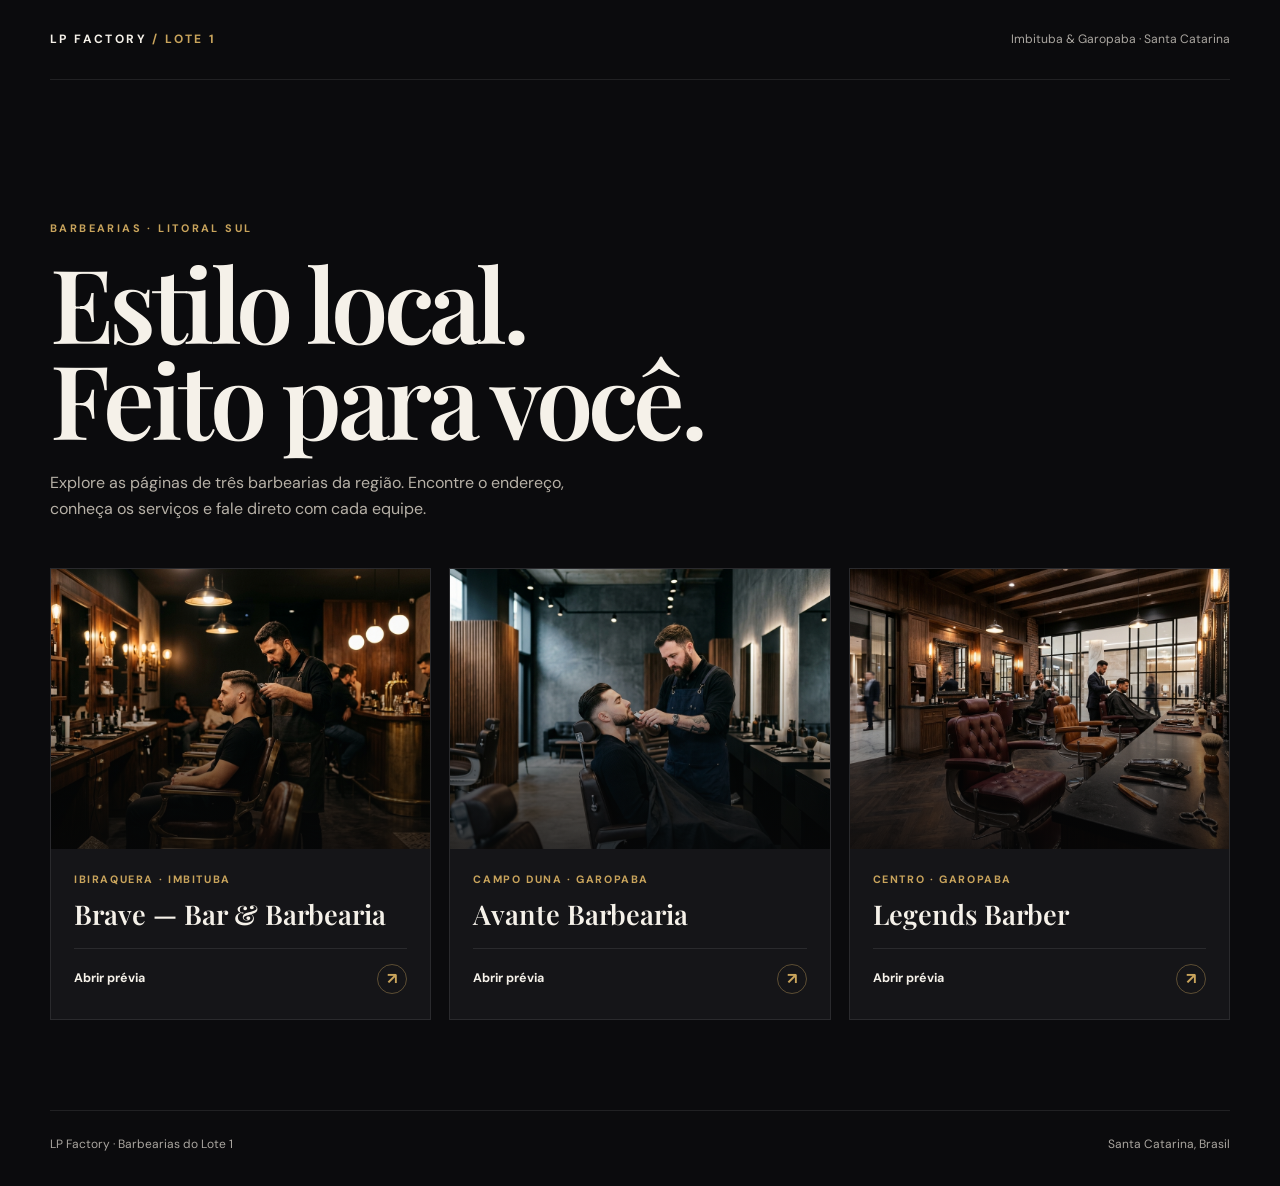
<file: index.html>
<!doctype html>
<html lang="pt-BR"><head><meta charset="utf-8"><meta name="viewport" content="width=device-width,initial-scale=1"><meta name="description" content="Uma seleção de barbearias de Imbituba e Garopaba."><meta name="theme-color" content="#0b0b0d"><title>Barbearias — Imbituba & Garopaba</title><link rel="preconnect" href="https://fonts.googleapis.com"><link rel="preconnect" href="https://fonts.gstatic.com" crossorigin><link href="https://fonts.googleapis.com/css2?family=DM+Sans:wght@400;500;600;700&family=Playfair+Display:wght@500;600;700&display=swap" rel="stylesheet"><style>*{box-sizing:border-box}html{scroll-behavior:smooth}body{margin:0;min-height:100vh;background:#0b0b0d;color:#f5f1e9;font:400 16px/1.6 "DM Sans",Arial,sans-serif}.wrap{width:min(1180px,calc(100% - 48px));margin:auto}.masthead{padding:30px 0;display:flex;justify-content:space-between;align-items:center;border-bottom:1px solid #ffffff17}.wordmark{font-size:.75rem;font-weight:700;letter-spacing:.2em}.wordmark span{color:#c9a45c}.masthead small{color:#aaa6a0;font-size:.76rem}.intro{padding:clamp(68px,11vw,140px) 0 46px}.eyebrow{color:#c9a45c;font-size:.68rem;font-weight:700;letter-spacing:.22em;text-transform:uppercase;margin:0 0 16px}.intro h1{max-width:820px;margin:0;font:600 clamp(3.2rem,8vw,7.2rem)/.94 "Playfair Display",Georgia,serif;letter-spacing:-.045em}.intro>p:last-child{max-width:560px;margin:24px 0 0;color:#b7b1a7}.grid{display:grid;grid-template-columns:repeat(3,minmax(0,1fr));gap:18px;padding-bottom:90px}.card{min-width:0;background:#151518;border:1px solid #ffffff17;transition:transform .25s,border-color .25s,box-shadow .25s}.card:hover{transform:translateY(-6px);border-color:#c9a45c99;box-shadow:0 20px 55px #0008}.thumb{height:280px;position:relative;overflow:hidden;background:#191716}.thumb:after{content:"";position:absolute;inset:0;background:linear-gradient(0deg,rgba(7,7,8,.78),transparent 70%)}.thumb img{width:100%;height:100%;display:block;object-fit:cover;transition:transform .45s}.card:hover img{transform:scale(1.04)}.card-body{padding:22px 23px 25px}.city{margin:0;color:#c9a45c;font-size:.67rem;font-weight:700;letter-spacing:.15em;text-transform:uppercase}.card h2{font:600 1.7rem/1.1 "Playfair Display",Georgia,serif;margin:12px 0 18px}.card-action{display:flex;align-items:center;justify-content:space-between;padding-top:15px;border-top:1px solid #ffffff17;font-size:.78rem;font-weight:700}.card-action span:last-child{width:30px;height:30px;border:1px solid #c9a45c66;border-radius:50%;display:grid;place-items:center;color:#c9a45c;font-size:1rem}.footer{padding:24px 0 32px;border-top:1px solid #ffffff17;color:#aaa6a0;font-size:.75rem;display:flex;justify-content:space-between}a{color:inherit;text-decoration:none}:focus-visible{outline:3px solid #d49b45;outline-offset:4px}@media(max-width:850px){.grid{grid-template-columns:repeat(2,minmax(0,1fr))}.thumb{height:240px}}@media(max-width:560px){.wrap{width:calc(100% - 32px)}.masthead small{display:none}.grid{grid-template-columns:1fr;gap:14px}.thumb{height:260px}.intro{padding-top:76px}.card h2{font-size:1.55rem}.footer{gap:14px;flex-direction:column}}</style></head>
<body><div class="wrap"><header class="masthead"><a class="wordmark" href="./">LP FACTORY <span> / LOTE 1</span></a><small>Imbituba & Garopaba · Santa Catarina</small></header><main><section class="intro"><p class="eyebrow">Barbearias · Litoral Sul</p><h1>Estilo local.<br>Feito para você.</h1><p>Explore as páginas de três barbearias da região. Encontre o endereço, conheça os serviços e fale direto com cada equipe.</p></section><section class="grid" aria-label="Prévia das barbearias"><a class="card" href="sites/brave-barbearia/"><div class="thumb"><img src="sites/brave-barbearia/assets/hero.jpg" alt="Ambiente editorial da Brave Bar & Barbearia" loading="lazy"></div><div class="card-body"><p class="city">Ibiraquera · Imbituba</p><h2>Brave — Bar & Barbearia</h2><div class="card-action"><span>Abrir prévia</span><span aria-hidden="true">↗</span></div></div></a><a class="card" href="sites/avante-barbearia/"><div class="thumb"><img src="sites/avante-barbearia/assets/hero.jpg" alt="Ambiente da Avante Barbearia em Campo Duna" loading="lazy"></div><div class="card-body"><p class="city">Campo Duna · Garopaba</p><h2>Avante Barbearia</h2><div class="card-action"><span>Abrir prévia</span><span aria-hidden="true">↗</span></div></div></a><a class="card" href="sites/legends-barber/"><div class="thumb"><img src="sites/legends-barber/assets/hero.jpg" alt="Ambiente clássico da Legends Barber" loading="lazy"></div><div class="card-body"><p class="city">Centro · Garopaba</p><h2>Legends Barber</h2><div class="card-action"><span>Abrir prévia</span><span aria-hidden="true">↗</span></div></div></a></section></main><footer class="footer"><span>LP Factory · Barbearias do Lote 1</span><span>Santa Catarina, Brasil</span></footer></div></body></html>
</file>
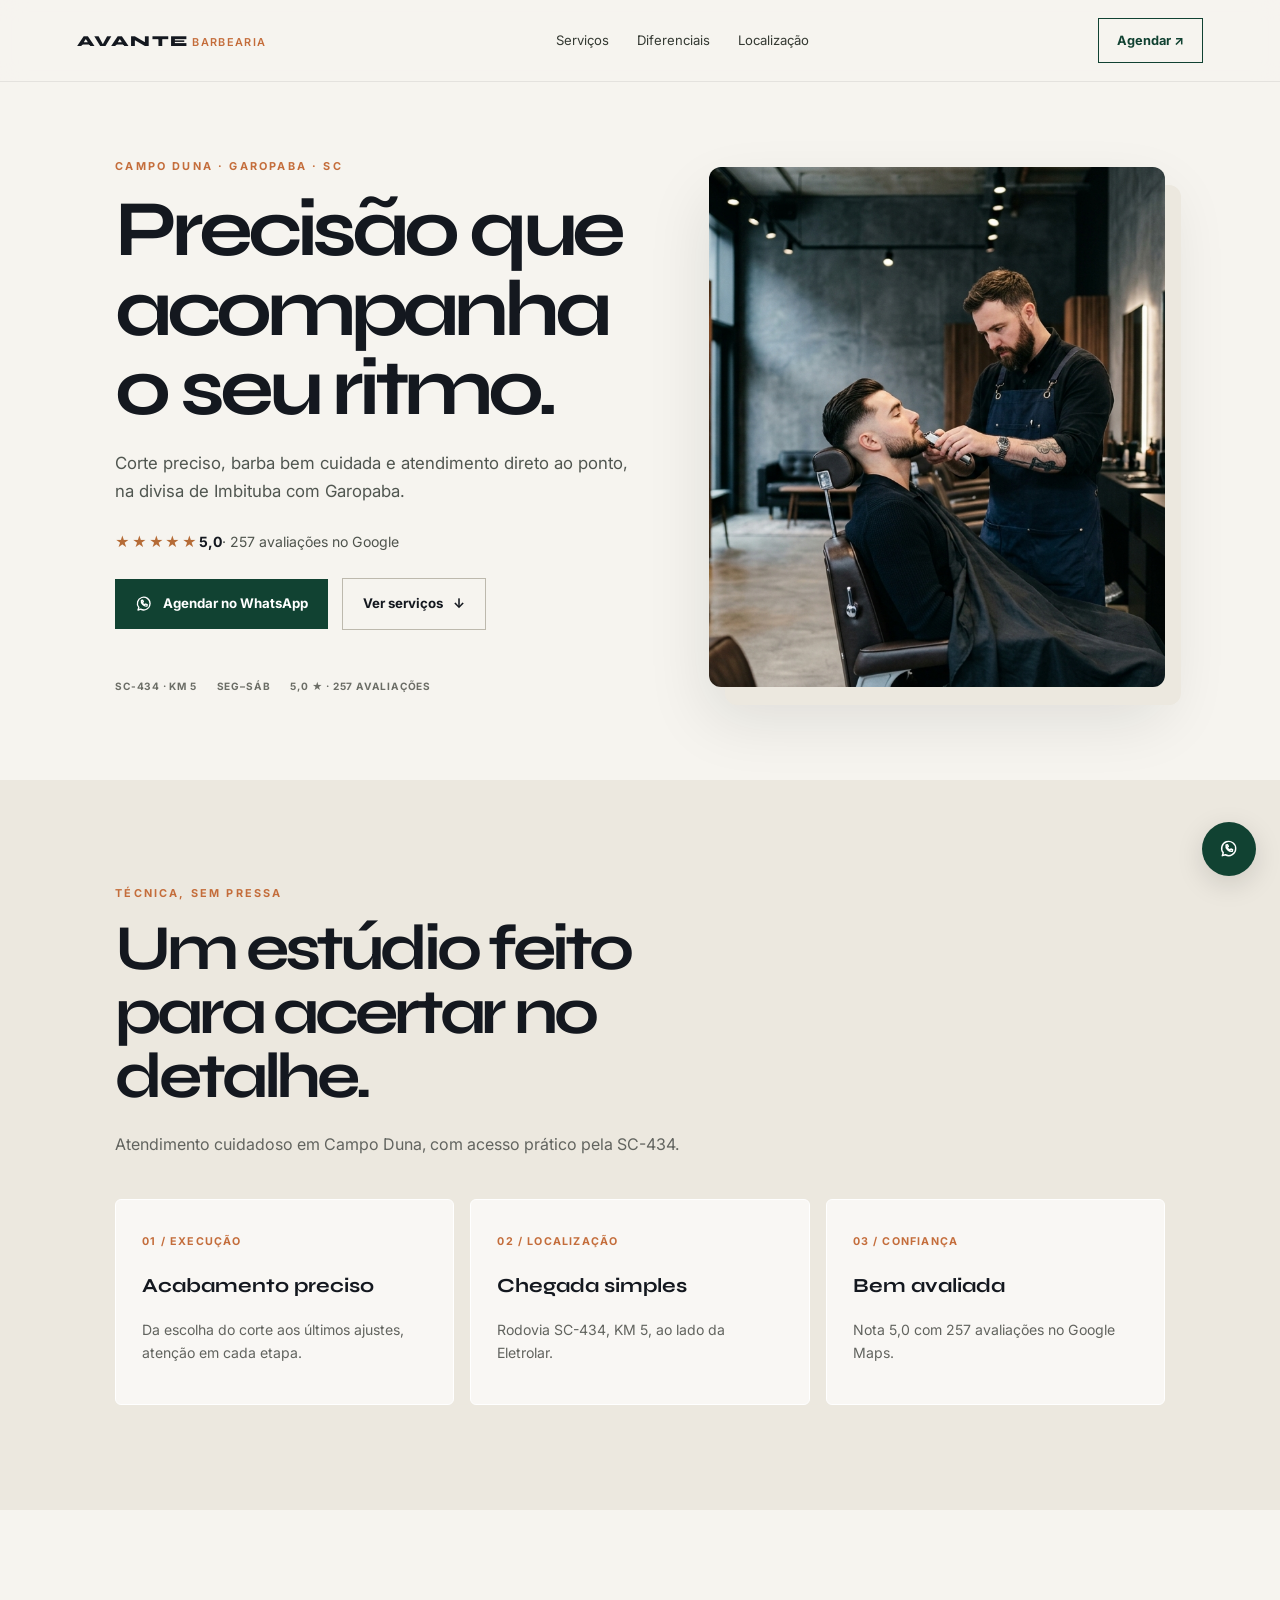
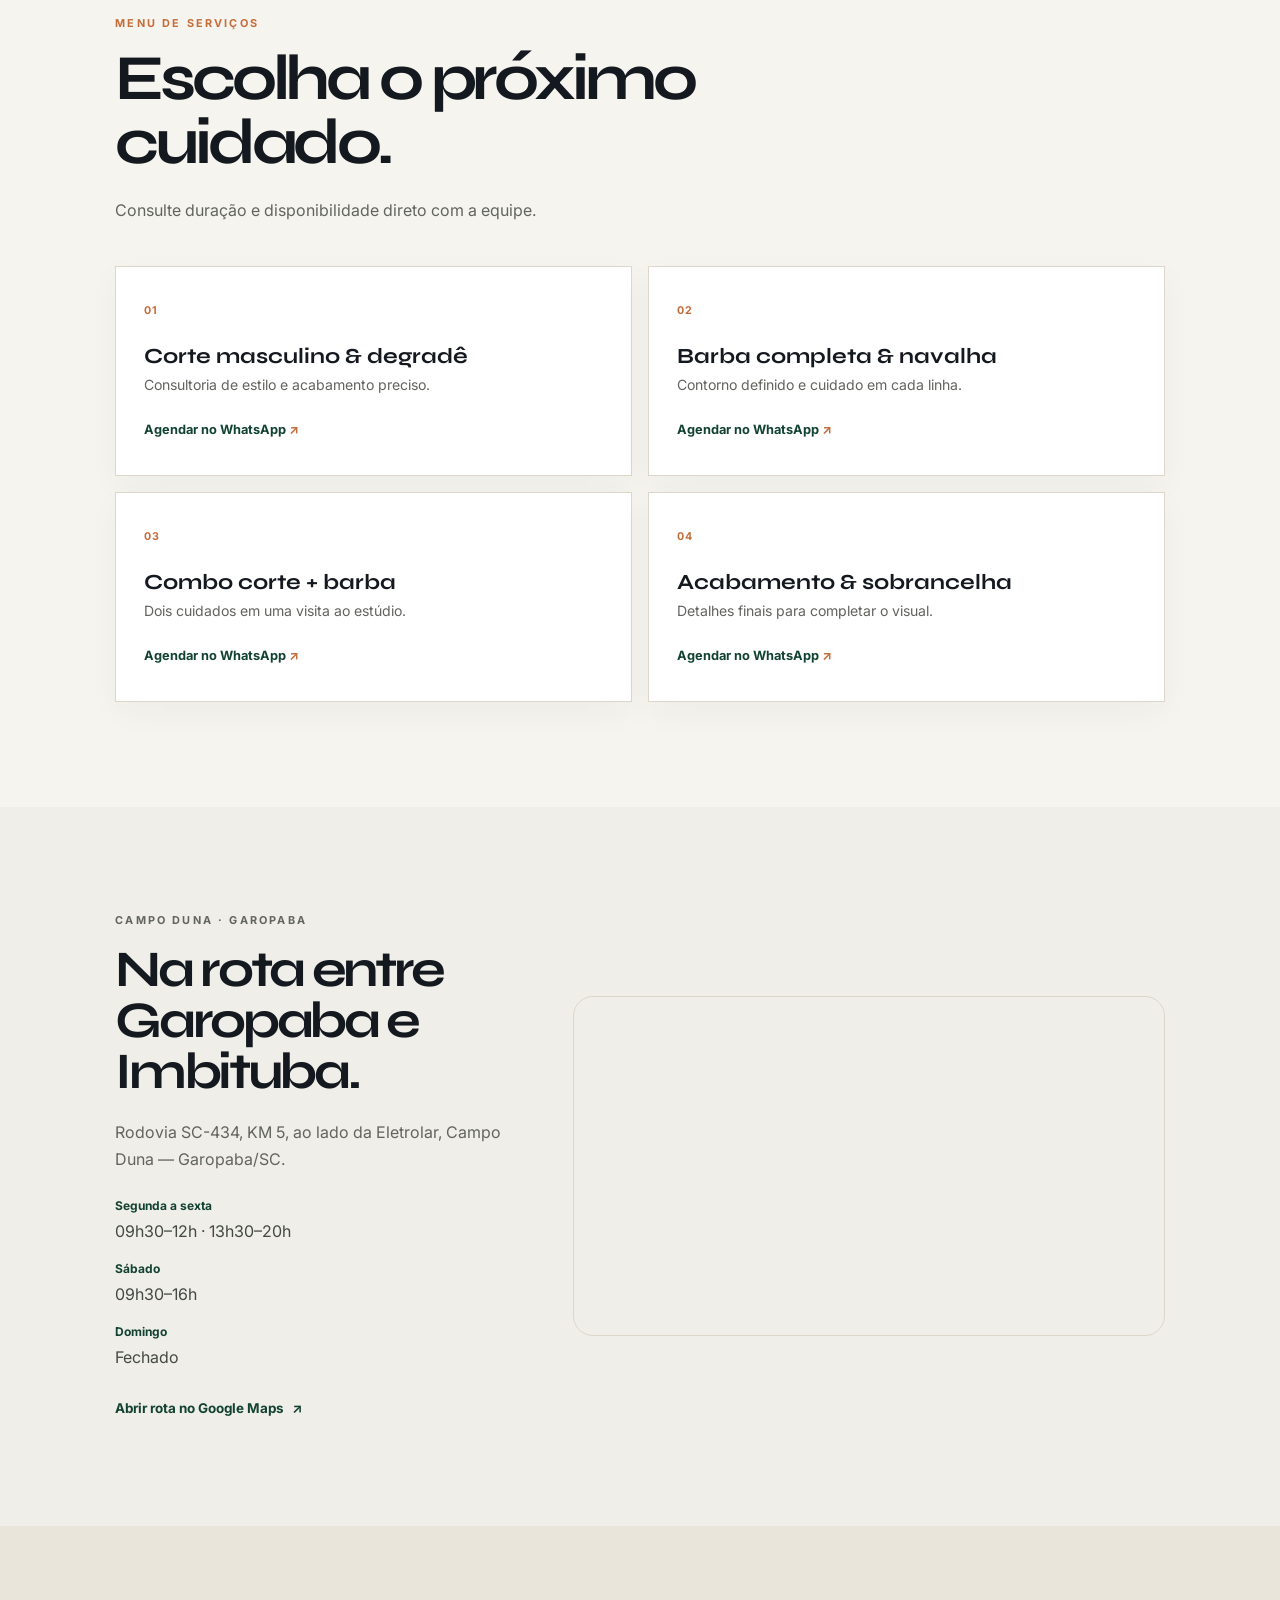
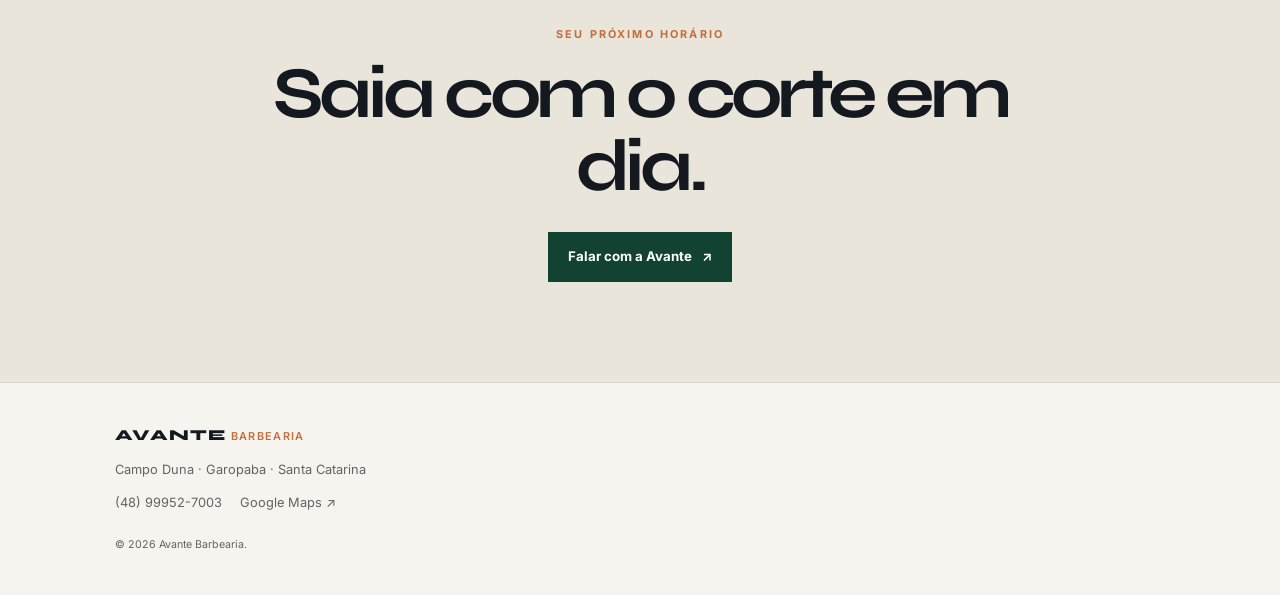
<file: sites/avante-barbearia/index.html>
<!doctype html>
<html lang="pt-BR"><head><meta charset="utf-8"><meta name="viewport" content="width=device-width,initial-scale=1"><meta name="description" content="Avante Barbearia em Campo Duna, Garopaba. Precisão, cuidado e agendamento pelo WhatsApp."><meta name="theme-color" content="#f6f4ef"><title>Avante Barbearia — Campo Duna, Garopaba</title><link rel="preconnect" href="https://fonts.googleapis.com"><link rel="preconnect" href="https://fonts.gstatic.com" crossorigin><link href="https://fonts.googleapis.com/css2?family=Space+Grotesk:wght@400;500;600;700&family=Inter:wght@400;500;600;700&family=Syne:wght@500;600;700;800&display=swap" rel="stylesheet"><link rel="stylesheet" href="styles.css"><script src="script.js" defer></script></head>
<body><header class="site-header"><a class="brand" href="#inicio">AVANTE<span> BARBEARIA</span></a><nav aria-label="Navegação principal"><a href="#servicos">Serviços</a><a href="#diferenciais">Diferenciais</a><a href="#localizacao">Localização</a></nav><a class="header-cta" href="https://wa.me/5548999527003?text=Ol%C3%A1%2C%20quero%20agendar%20na%20Avante." target="_blank" rel="noopener noreferrer">Agendar <span aria-hidden="true">↗</span></a></header>
<main><section class="hero" id="inicio"><div class="hero-copy"><p class="eyebrow">CAMPO DUNA · GAROPABA · SC</p><h1>Precisão que acompanha o seu ritmo.</h1><p class="lead">Corte preciso, barba bem cuidada e atendimento direto ao ponto, na divisa de Imbituba com Garopaba.</p><div class="rating"><span aria-hidden="true">★★★★★</span><strong>5,0</strong><span>· 257 avaliações no Google</span></div><div class="hero-actions"><a class="button button-primary" href="https://wa.me/5548999527003?text=Ol%C3%A1%2C%20quero%20agendar%20na%20Avante." target="_blank" rel="noopener noreferrer"><svg class="icon" width="18" height="18" viewBox="0 0 24 24" fill="none" aria-hidden="true"><path d="M20 11.5a8.4 8.4 0 0 1-12.4 7.4L4 20l1.1-3.4A8.4 8.4 0 1 1 20 11.5Z"/><path d="M9 9c.6 2.1 1.9 3.4 4 4l1.3-1 2 .9-.3 1.8c-4 .9-8.4-3.5-7.5-7.5l1.8-.3.9 2L10 10"/></svg>Agendar no WhatsApp</a><a class="button button-quiet" href="#servicos">Ver serviços <span aria-hidden="true">↓</span></a></div><div class="hero-facts"><span>SC-434 · KM 5</span><span>SEG–SÁB</span><span>5,0 ★ · 257 AVALIAÇÕES</span></div></div><div class="hero-photo" role="img" aria-label="Interior da Avante Barbearia"></div></section>
<section class="section differentiators" id="diferenciais"><div class="section-heading"><p class="eyebrow">TÉCNICA, SEM PRESSA</p><h2>Um estúdio feito para acertar no detalhe.</h2><p>Atendimento cuidadoso em Campo Duna, com acesso prático pela SC-434.</p></div><div class="benefit-grid"><article class="benefit"><span class="benefit-index">01 / EXECUÇÃO</span><h3>Acabamento preciso</h3><p>Da escolha do corte aos últimos ajustes, atenção em cada etapa.</p></article><article class="benefit"><span class="benefit-index">02 / LOCALIZAÇÃO</span><h3>Chegada simples</h3><p>Rodovia SC-434, KM 5, ao lado da Eletrolar.</p></article><article class="benefit"><span class="benefit-index">03 / CONFIANÇA</span><h3>Bem avaliada</h3><p>Nota 5,0 com 257 avaliações no Google Maps.</p></article></div></section>
<section class="section services" id="servicos"><div class="section-heading"><p class="eyebrow">MENU DE SERVIÇOS</p><h2>Escolha o próximo cuidado.</h2><p>Consulte duração e disponibilidade direto com a equipe.</p></div><div class="service-grid"><article class="service-card"><span class="card-number">01</span><h3>Corte masculino & degradê</h3><p>Consultoria de estilo e acabamento preciso.</p><a href="https://wa.me/5548999527003?text=Ol%C3%A1%2C%20quero%20agendar%20um%20corte%20na%20Avante." target="_blank" rel="noopener noreferrer">Agendar no WhatsApp <span aria-hidden="true">↗</span></a></article><article class="service-card"><span class="card-number">02</span><h3>Barba completa & navalha</h3><p>Contorno definido e cuidado em cada linha.</p><a href="https://wa.me/5548999527003?text=Ol%C3%A1%2C%20quero%20agendar%20barba%20na%20Avante." target="_blank" rel="noopener noreferrer">Agendar no WhatsApp <span aria-hidden="true">↗</span></a></article><article class="service-card"><span class="card-number">03</span><h3>Combo corte + barba</h3><p>Dois cuidados em uma visita ao estúdio.</p><a href="https://wa.me/5548999527003?text=Ol%C3%A1%2C%20quero%20agendar%20corte%20e%20barba%20na%20Avante." target="_blank" rel="noopener noreferrer">Agendar no WhatsApp <span aria-hidden="true">↗</span></a></article><article class="service-card"><span class="card-number">04</span><h3>Acabamento & sobrancelha</h3><p>Detalhes finais para completar o visual.</p><a href="https://wa.me/5548999527003?text=Ol%C3%A1%2C%20quero%20agendar%20acabamento%20na%20Avante." target="_blank" rel="noopener noreferrer">Agendar no WhatsApp <span aria-hidden="true">↗</span></a></article></div></section>
<section class="section location" id="localizacao"><div class="location-copy"><p class="eyebrow">CAMPO DUNA · GAROPABA</p><h2>Na rota entre Garopaba e Imbituba.</h2><p>Rodovia SC-434, KM 5, ao lado da Eletrolar, Campo Duna — Garopaba/SC.</p><dl><dt>Segunda a sexta</dt><dd>09h30–12h · 13h30–20h</dd><dt>Sábado</dt><dd>09h30–16h</dd><dt>Domingo</dt><dd>Fechado</dd></dl><a class="text-link" href="https://www.google.com/maps/dir/?api=1&destination=Rodovia%20SC-434%2C%20KM%205%2C%20Campo%20Duna%2C%20Garopaba%2C%20SC" target="_blank" rel="noopener noreferrer">Abrir rota no Google Maps <span aria-hidden="true">↗</span></a></div><div class="map-frame"><iframe title="Mapa da Avante Barbearia em Campo Duna" src="https://maps.google.com/maps?q=Rodovia%20SC-434%2C%20KM%205%2C%20Campo%20Duna%2C%20Garopaba%20SC&t=&z=15&ie=UTF8&iwloc=&output=embed" loading="lazy" referrerpolicy="no-referrer-when-downgrade"></iframe></div></section>
<section class="final-cta"><p class="eyebrow">SEU PRÓXIMO HORÁRIO</p><h2>Saia com o corte em dia.</h2><a class="button button-primary" href="https://wa.me/5548999527003?text=Ol%C3%A1%2C%20quero%20agendar%20na%20Avante." target="_blank" rel="noopener noreferrer">Falar com a Avante <span aria-hidden="true">↗</span></a></section></main>
<footer class="site-footer"><a class="brand" href="#inicio">AVANTE<span> BARBEARIA</span></a><p>Campo Duna · Garopaba · Santa Catarina</p><div class="footer-links"><a href="tel:+5548999527003">(48) 99952-7003</a><a href="https://www.google.com/maps/search/?api=1&query=Avante%20Barbearia%20Campo%20Duna%20Garopaba" target="_blank" rel="noopener noreferrer">Google Maps ↗</a></div><small>© <span data-current-year></span> Avante Barbearia.</small></footer><a class="whatsapp-float" href="https://wa.me/5548999527003" target="_blank" rel="noopener noreferrer" aria-label="Fale com a Avante pelo WhatsApp"><svg width="20" height="20" viewBox="0 0 24 24" fill="none" aria-hidden="true"><path d="M20 11.5a8.4 8.4 0 0 1-12.4 7.4L4 20l1.1-3.4A8.4 8.4 0 1 1 20 11.5Z"/><path d="M9 9c.6 2.1 1.9 3.4 4 4l1.3-1 2 .9-.3 1.8c-4 .9-8.4-3.5-7.5-7.5l1.8-.3.9 2L10 10"/></svg></a></body></html>
</file>
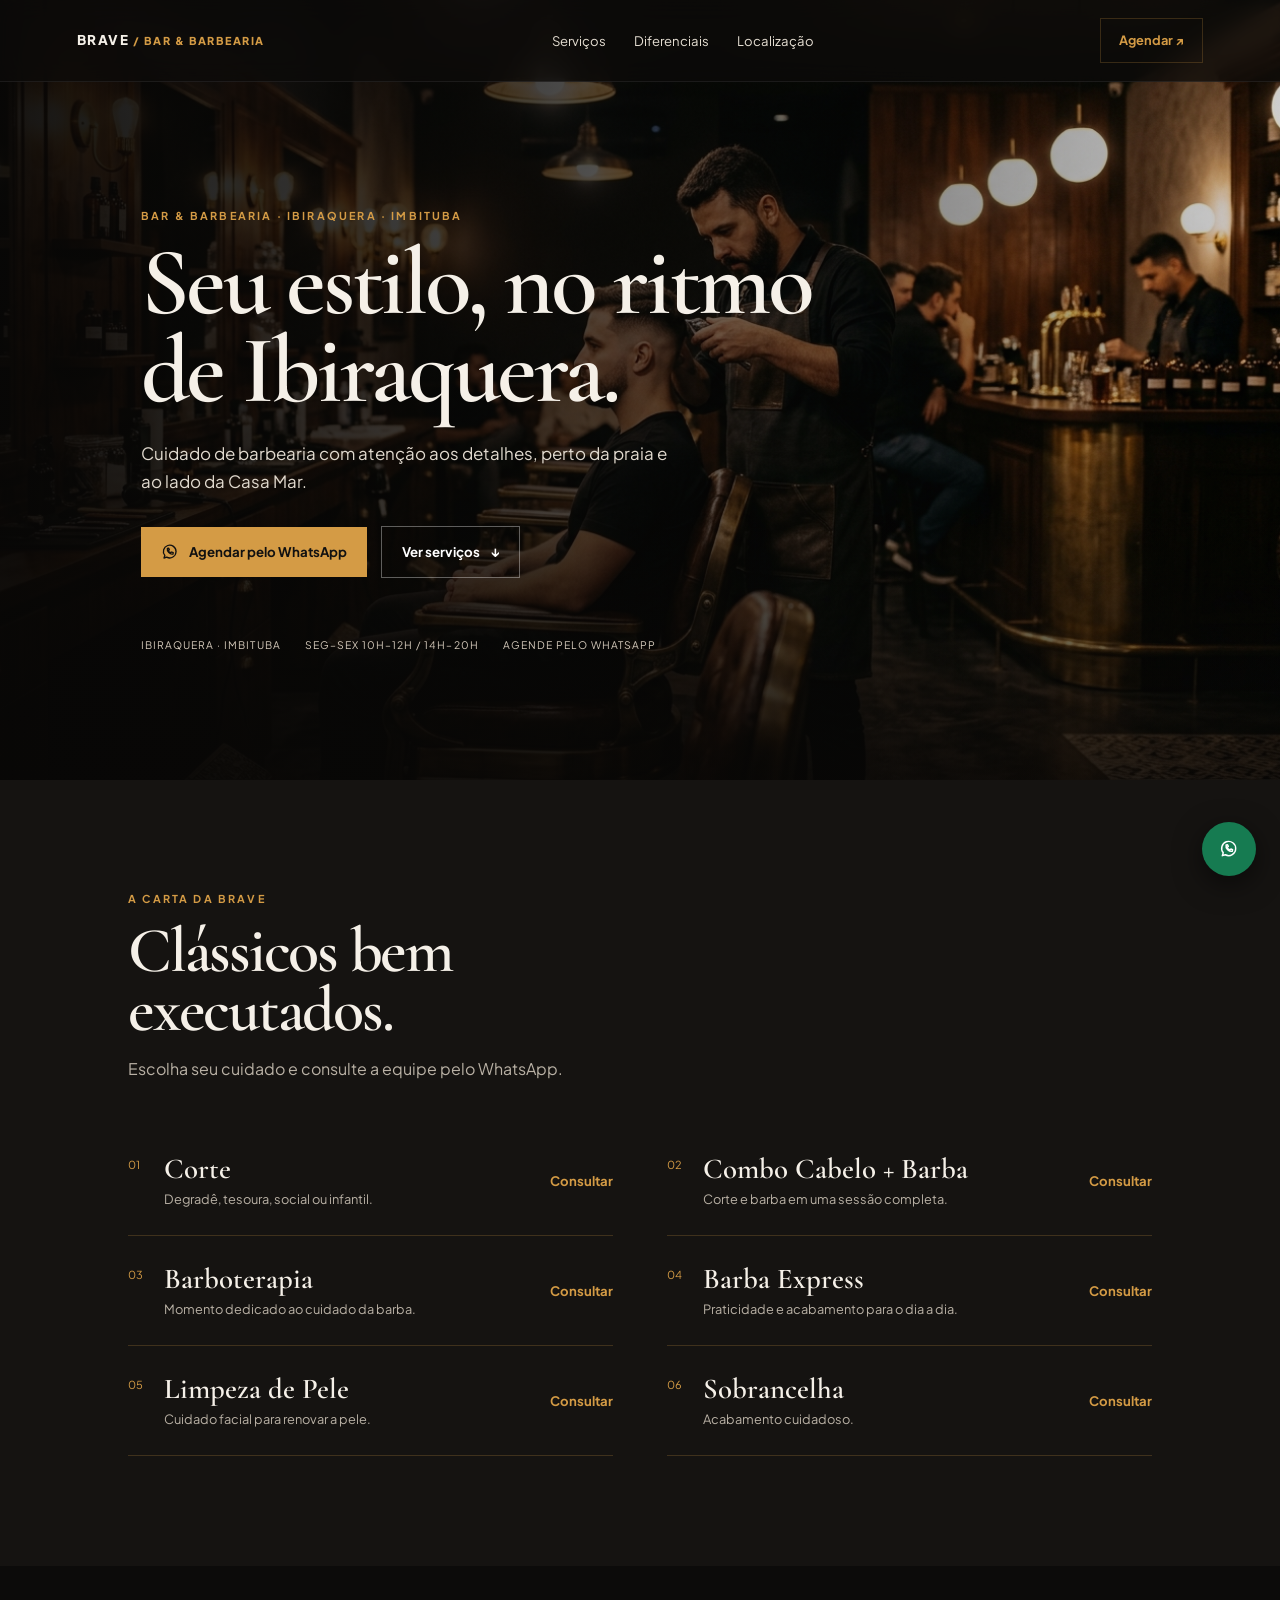
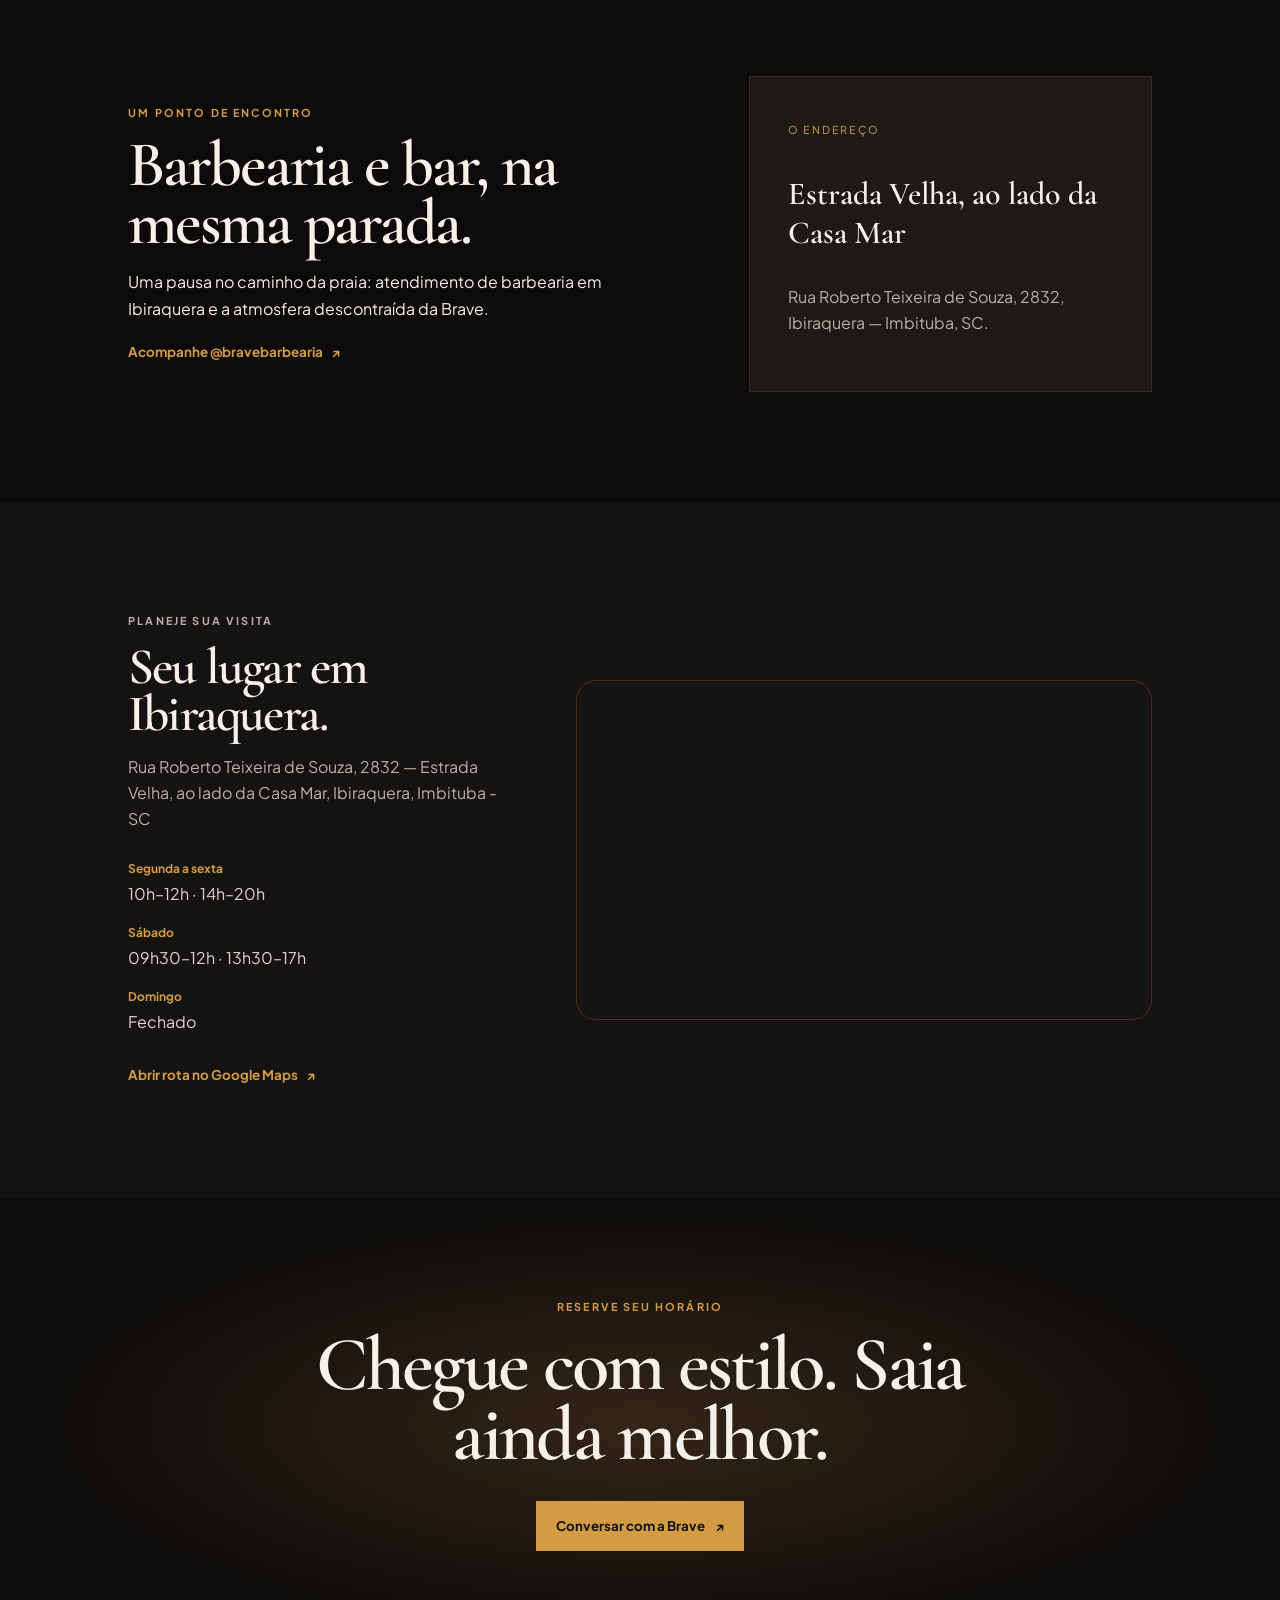
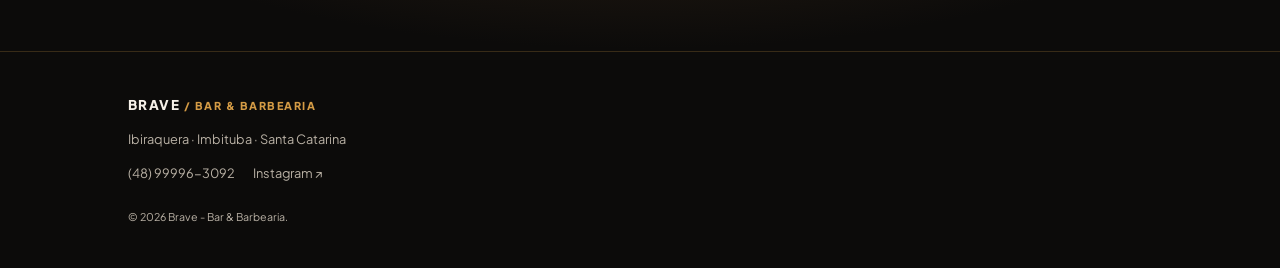
<file: sites/brave-barbearia/index.html>
<!doctype html>
<html lang="pt-BR"><head><meta charset="utf-8"><meta name="viewport" content="width=device-width,initial-scale=1"><meta name="description" content="Brave - Bar & Barbearia em Ibiraquera, Imbituba. Corte, barba e cuidado perto da praia."><meta name="theme-color" content="#0c0b0a"><title>Brave — Bar & Barbearia em Ibiraquera</title><link rel="preconnect" href="https://fonts.googleapis.com"><link rel="preconnect" href="https://fonts.gstatic.com" crossorigin><link href="https://fonts.googleapis.com/css2?family=Cormorant+Garamond:wght@500;600;700&family=Plus+Jakarta+Sans:wght@400;500;600;700&display=swap" rel="stylesheet"><link rel="stylesheet" href="styles.css"><script src="script.js" defer></script></head>
<body><header class="site-header"><a class="brand" href="#inicio">BRAVE<span> / BAR & BARBEARIA</span></a><nav aria-label="Navegação principal"><a href="#servicos">Serviços</a><a href="#diferenciais">Diferenciais</a><a href="#localizacao">Localização</a></nav><a class="header-cta" href="https://wa.me/5548999963092?text=Ol%C3%A1%2C%20quero%20agendar%20na%20Brave." target="_blank" rel="noopener noreferrer">Agendar <span aria-hidden="true">↗</span></a></header>
<main><section class="hero" id="inicio"><div class="hero-shade"></div><div class="hero-copy"><p class="eyebrow">BAR & BARBEARIA · IBIRAQUERA · IMBITUBA</p><h1>Seu estilo, no ritmo de Ibiraquera.</h1><p class="lead">Cuidado de barbearia com atenção aos detalhes, perto da praia e ao lado da Casa Mar.</p><div class="hero-actions"><a class="button button-primary" href="https://wa.me/5548999963092?text=Ol%C3%A1%2C%20quero%20agendar%20na%20Brave." target="_blank" rel="noopener noreferrer"><svg class="icon" width="18" height="18" viewBox="0 0 24 24" fill="none" aria-hidden="true"><path d="M20 11.5a8.4 8.4 0 0 1-12.4 7.4L4 20l1.1-3.4A8.4 8.4 0 1 1 20 11.5Z"/><path d="M9 9c.6 2.1 1.9 3.4 4 4l1.3-1 2 .9-.3 1.8c-4 .9-8.4-3.5-7.5-7.5l1.8-.3.9 2L10 10"/></svg>Agendar pelo WhatsApp</a><a class="button button-quiet" href="#servicos">Ver serviços <span aria-hidden="true">↓</span></a></div><div class="hero-facts"><span>IBIRAQUERA · IMBITUBA</span><span>SEG–SEX 10H–12H / 14H–20H</span><span>AGENDE PELO WHATSAPP</span></div></div></section>
<section class="section services" id="servicos"><div class="section-heading"><p class="eyebrow">A CARTA DA BRAVE</p><h2>Clássicos bem executados.</h2><p>Escolha seu cuidado e consulte a equipe pelo WhatsApp.</p></div><div class="service-menu"><article><div><span class="service-index">01</span><h3>Corte</h3><p>Degradê, tesoura, social ou infantil.</p></div><strong>Consultar</strong></article><article><div><span class="service-index">02</span><h3>Combo Cabelo + Barba</h3><p>Corte e barba em uma sessão completa.</p></div><strong>Consultar</strong></article><article><div><span class="service-index">03</span><h3>Barboterapia</h3><p>Momento dedicado ao cuidado da barba.</p></div><strong>Consultar</strong></article><article><div><span class="service-index">04</span><h3>Barba Express</h3><p>Praticidade e acabamento para o dia a dia.</p></div><strong>Consultar</strong></article><article><div><span class="service-index">05</span><h3>Limpeza de Pele</h3><p>Cuidado facial para renovar a pele.</p></div><strong>Consultar</strong></article><article><div><span class="service-index">06</span><h3>Sobrancelha</h3><p>Acabamento cuidadoso.</p></div><strong>Consultar</strong></article></div></section>
<section class="section differentiators" id="diferenciais"><div><p class="eyebrow">UM PONTO DE ENCONTRO</p><h2>Barbearia e bar, na mesma parada.</h2><p>Uma pausa no caminho da praia: atendimento de barbearia em Ibiraquera e a atmosfera descontraída da Brave.</p><a class="text-link" href="https://www.instagram.com/bravebarbearia/" target="_blank" rel="noopener noreferrer">Acompanhe @bravebarbearia <span aria-hidden="true">↗</span></a></div><div class="detail-card"><span>O ENDEREÇO</span><h3>Estrada Velha, ao lado da Casa Mar</h3><p>Rua Roberto Teixeira de Souza, 2832, Ibiraquera — Imbituba, SC.</p></div></section>
<section class="section location" id="localizacao"><div class="location-copy"><p class="eyebrow">PLANEJE SUA VISITA</p><h2>Seu lugar em Ibiraquera.</h2><p>Rua Roberto Teixeira de Souza, 2832 — Estrada Velha, ao lado da Casa Mar, Ibiraquera, Imbituba - SC</p><dl><dt>Segunda a sexta</dt><dd>10h–12h · 14h–20h</dd><dt>Sábado</dt><dd>09h30–12h · 13h30–17h</dd><dt>Domingo</dt><dd>Fechado</dd></dl><a class="text-link" href="https://www.google.com/maps/dir/?api=1&destination=Rua%20Roberto%20Teixeira%20de%20Souza%2C%202832%2C%20Ibiraquera%2C%20Imbituba%2C%20SC" target="_blank" rel="noopener noreferrer">Abrir rota no Google Maps <span aria-hidden="true">↗</span></a></div><div class="map-frame"><iframe title="Mapa da Brave Bar & Barbearia em Ibiraquera" src="https://maps.google.com/maps?q=Rua%20Roberto%20Teixeira%20de%20Souza%2C%202832%20Ibiraquera%20Imbituba%20SC&t=&z=15&ie=UTF8&iwloc=&output=embed" loading="lazy" referrerpolicy="no-referrer-when-downgrade"></iframe></div></section>
<section class="final-cta"><p class="eyebrow">RESERVE SEU HORÁRIO</p><h2>Chegue com estilo. Saia ainda melhor.</h2><a class="button button-primary" href="https://wa.me/5548999963092?text=Ol%C3%A1%2C%20quero%20agendar%20na%20Brave." target="_blank" rel="noopener noreferrer">Conversar com a Brave <span aria-hidden="true">↗</span></a></section></main>
<footer class="site-footer"><a class="brand" href="#inicio">BRAVE<span> / BAR & BARBEARIA</span></a><p>Ibiraquera · Imbituba · Santa Catarina</p><div class="footer-links"><a href="tel:+5548999963092">(48) 99996-3092</a><a href="https://www.instagram.com/bravebarbearia/" target="_blank" rel="noopener noreferrer">Instagram ↗</a></div><small>© <span data-current-year></span> Brave - Bar & Barbearia.</small></footer><a class="whatsapp-float" href="https://wa.me/5548999963092" target="_blank" rel="noopener noreferrer" aria-label="Fale com a Brave pelo WhatsApp"><svg width="20" height="20" viewBox="0 0 24 24" fill="none" aria-hidden="true"><path d="M20 11.5a8.4 8.4 0 0 1-12.4 7.4L4 20l1.1-3.4A8.4 8.4 0 1 1 20 11.5Z"/><path d="M9 9c.6 2.1 1.9 3.4 4 4l1.3-1 2 .9-.3 1.8c-4 .9-8.4-3.5-7.5-7.5l1.8-.3.9 2L10 10"/></svg></a></body></html>
</file>
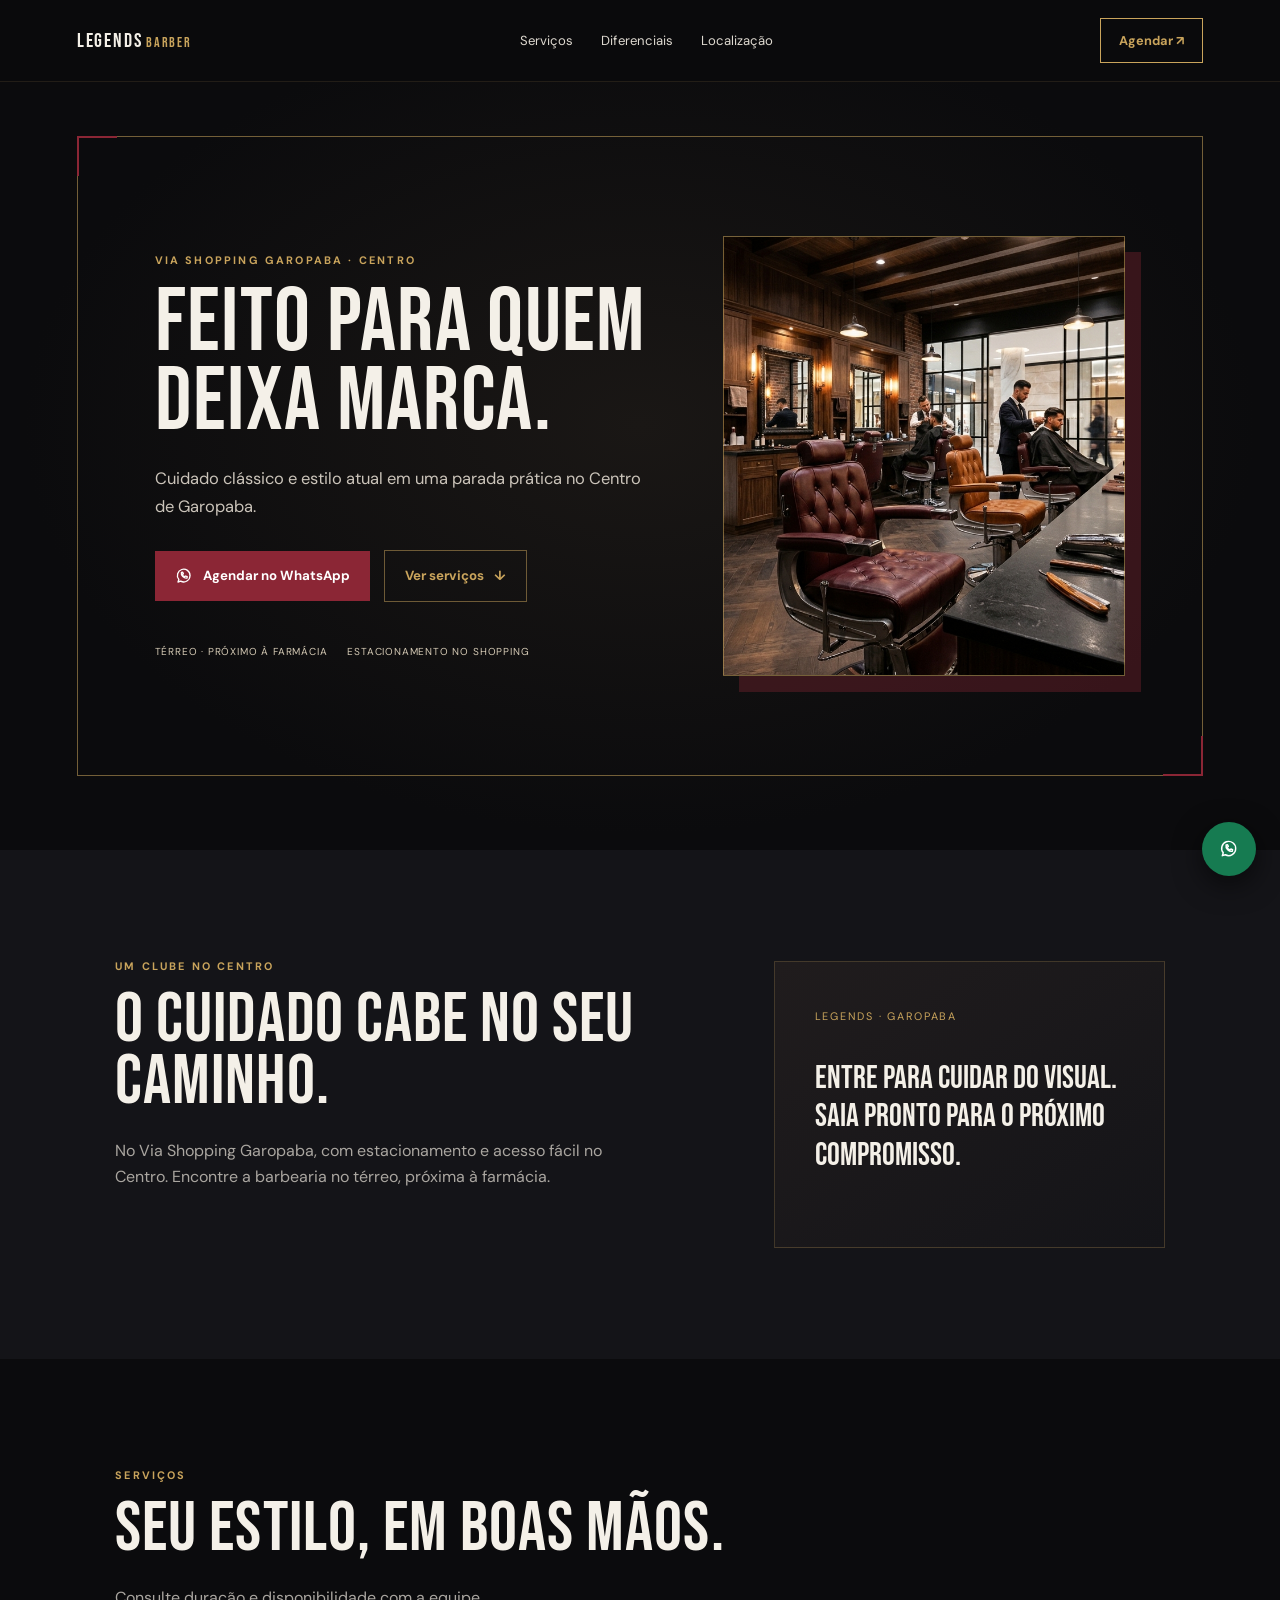
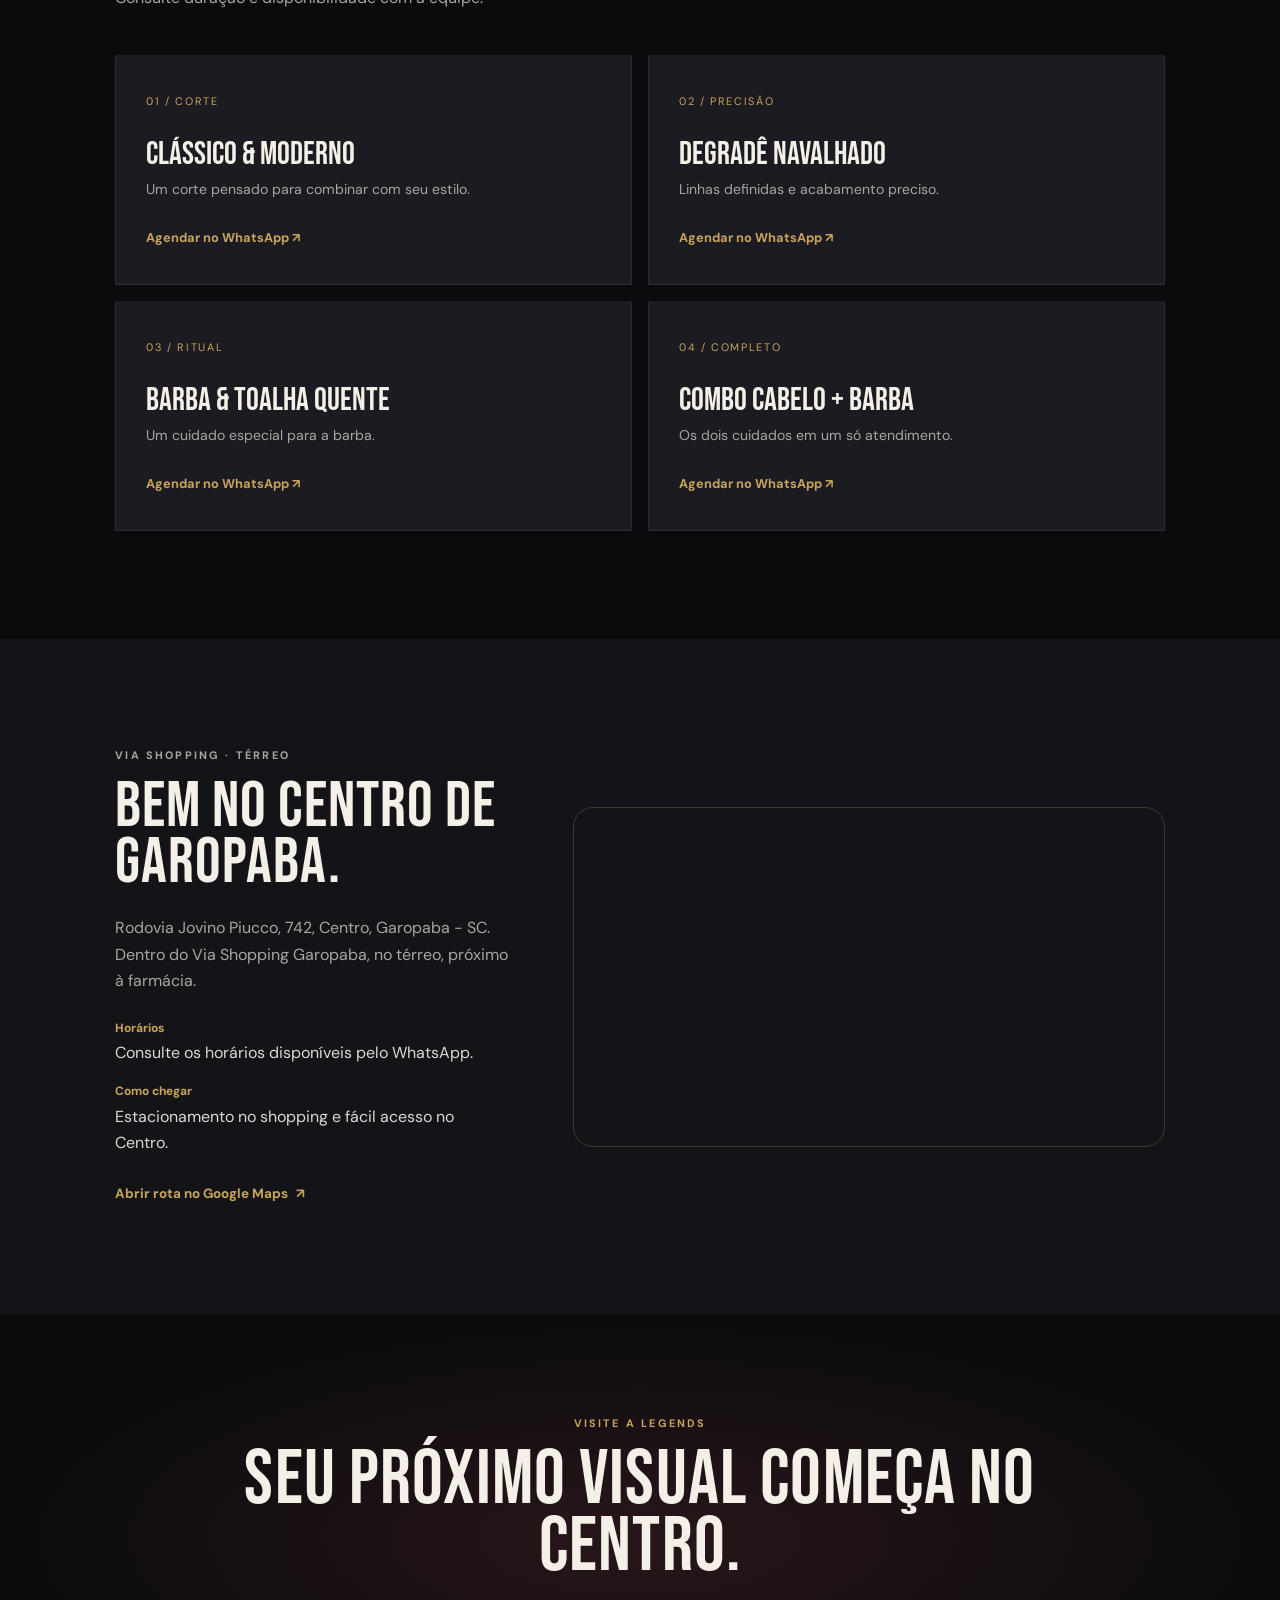
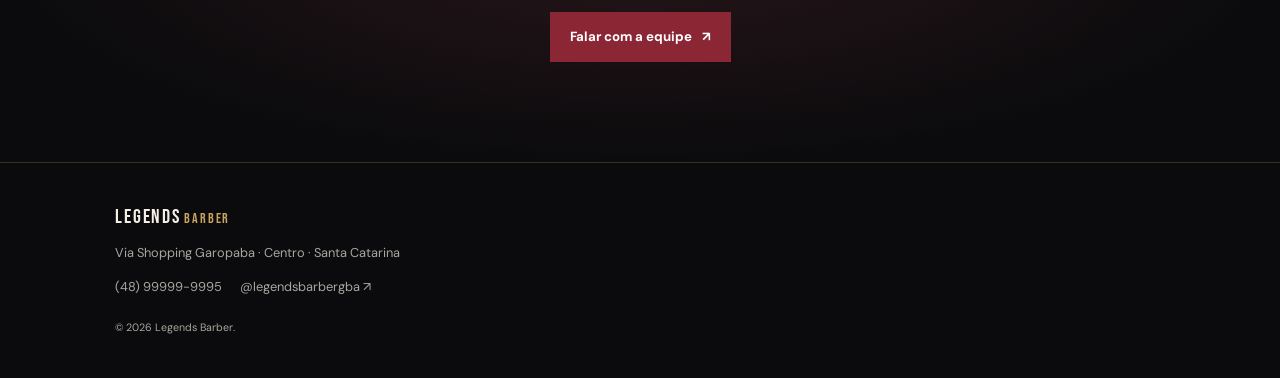
<file: sites/legends-barber/index.html>
<!doctype html>
<html lang="pt-BR"><head><meta charset="utf-8"><meta name="viewport" content="width=device-width,initial-scale=1"><meta name="description" content="Legends Barber no Via Shopping Garopaba, Centro. Barbearia com acesso fácil e agendamento pelo WhatsApp."><meta name="theme-color" content="#0b0b0d"><title>Legends Barber — Via Shopping Garopaba</title><link rel="preconnect" href="https://fonts.googleapis.com"><link rel="preconnect" href="https://fonts.gstatic.com" crossorigin><link href="https://fonts.googleapis.com/css2?family=Bebas+Neue&family=DM+Sans:wght@400;500;600;700&display=swap" rel="stylesheet"><link rel="stylesheet" href="styles.css"><script src="script.js" defer></script></head>
<body><header class="site-header"><a class="brand" href="#inicio">LEGENDS<span> BARBER</span></a><nav aria-label="Navegação principal"><a href="#servicos">Serviços</a><a href="#diferenciais">Diferenciais</a><a href="#localizacao">Localização</a></nav><a class="header-cta" href="https://wa.me/5548999999995?text=Ol%C3%A1%2C%20quero%20agendar%20na%20Legends." target="_blank" rel="noopener noreferrer">Agendar <span aria-hidden="true">↗</span></a></header>
<main><section class="hero" id="inicio"><div class="hero-frame"><div class="hero-copy"><p class="eyebrow">VIA SHOPPING GAROPABA · CENTRO</p><h1>Feito para quem deixa marca.</h1><p class="lead">Cuidado clássico e estilo atual em uma parada prática no Centro de Garopaba.</p><div class="hero-actions"><a class="button button-primary" href="https://wa.me/5548999999995?text=Ol%C3%A1%2C%20quero%20agendar%20na%20Legends." target="_blank" rel="noopener noreferrer"><svg class="icon" width="18" height="18" viewBox="0 0 24 24" fill="none" aria-hidden="true"><path d="M20 11.5a8.4 8.4 0 0 1-12.4 7.4L4 20l1.1-3.4A8.4 8.4 0 1 1 20 11.5Z"/><path d="M9 9c.6 2.1 1.9 3.4 4 4l1.3-1 2 .9-.3 1.8c-4 .9-8.4-3.5-7.5-7.5l1.8-.3.9 2L10 10"/></svg>Agendar no WhatsApp</a><a class="button button-quiet" href="#servicos">Ver serviços <span aria-hidden="true">↓</span></a></div><div class="hero-facts"><span>TÉRREO · PRÓXIMO À FARMÁCIA</span><span>ESTACIONAMENTO NO SHOPPING</span></div></div><div class="hero-photo" role="img" aria-label="Ambiente da Legends Barber"></div></div></section>
<section class="section differentiators" id="diferenciais"><div class="section-heading"><p class="eyebrow">UM CLUBE NO CENTRO</p><h2>O cuidado cabe no seu caminho.</h2><p>No Via Shopping Garopaba, com estacionamento e acesso fácil no Centro. Encontre a barbearia no térreo, próxima à farmácia.</p></div><div class="club-note"><span>LEGENDS · GAROPABA</span><p>Entre para cuidar do visual. Saia pronto para o próximo compromisso.</p></div></section>
<section class="section services" id="servicos"><div class="section-heading"><p class="eyebrow">SERVIÇOS</p><h2>Seu estilo, em boas mãos.</h2><p>Consulte duração e disponibilidade com a equipe.</p></div><div class="service-grid"><article class="service-card"><span class="card-number">01 / CORTE</span><h3>Clássico & moderno</h3><p>Um corte pensado para combinar com seu estilo.</p><a href="https://wa.me/5548999999995?text=Ol%C3%A1%2C%20quero%20agendar%20um%20corte%20na%20Legends." target="_blank" rel="noopener noreferrer">Agendar no WhatsApp <span aria-hidden="true">↗</span></a></article><article class="service-card"><span class="card-number">02 / PRECISÃO</span><h3>Degradê navalhado</h3><p>Linhas definidas e acabamento preciso.</p><a href="https://wa.me/5548999999995?text=Ol%C3%A1%2C%20quero%20agendar%20um%20degrad%C3%AA%20na%20Legends." target="_blank" rel="noopener noreferrer">Agendar no WhatsApp <span aria-hidden="true">↗</span></a></article><article class="service-card"><span class="card-number">03 / RITUAL</span><h3>Barba & toalha quente</h3><p>Um cuidado especial para a barba.</p><a href="https://wa.me/5548999999995?text=Ol%C3%A1%2C%20quero%20agendar%20barba%20na%20Legends." target="_blank" rel="noopener noreferrer">Agendar no WhatsApp <span aria-hidden="true">↗</span></a></article><article class="service-card"><span class="card-number">04 / COMPLETO</span><h3>Combo cabelo + barba</h3><p>Os dois cuidados em um só atendimento.</p><a href="https://wa.me/5548999999995?text=Ol%C3%A1%2C%20quero%20agendar%20cabelo%20e%20barba%20na%20Legends." target="_blank" rel="noopener noreferrer">Agendar no WhatsApp <span aria-hidden="true">↗</span></a></article></div></section>
<section class="section location" id="localizacao"><div class="location-copy"><p class="eyebrow">VIA SHOPPING · TÉRREO</p><h2>Bem no Centro de Garopaba.</h2><p>Rodovia Jovino Piucco, 742, Centro, Garopaba - SC. Dentro do Via Shopping Garopaba, no térreo, próximo à farmácia.</p><dl><dt>Horários</dt><dd>Consulte os horários disponíveis pelo WhatsApp.</dd><dt>Como chegar</dt><dd>Estacionamento no shopping e fácil acesso no Centro.</dd></dl><a class="text-link" href="https://www.google.com/maps/dir/?api=1&destination=Rodovia%20Jovino%20Piucco%2C%20742%2C%20Centro%2C%20Garopaba%2C%20SC" target="_blank" rel="noopener noreferrer">Abrir rota no Google Maps <span aria-hidden="true">↗</span></a></div><div class="map-frame"><iframe title="Mapa da Legends Barber no Centro de Garopaba" src="https://maps.google.com/maps?q=Via%20Shopping%20Garopaba%2C%20Rodovia%20Jovino%20Piucco%2C%20742%2C%20Centro%2C%20Garopaba%20SC&t=&z=15&ie=UTF8&iwloc=&output=embed" loading="lazy" referrerpolicy="no-referrer-when-downgrade"></iframe></div></section>
<section class="final-cta"><p class="eyebrow">VISITE A LEGENDS</p><h2>Seu próximo visual começa no Centro.</h2><a class="button button-primary" href="https://wa.me/5548999999995?text=Ol%C3%A1%2C%20quero%20agendar%20na%20Legends." target="_blank" rel="noopener noreferrer">Falar com a equipe <span aria-hidden="true">↗</span></a></section></main>
<footer class="site-footer"><a class="brand" href="#inicio">LEGENDS<span> BARBER</span></a><p>Via Shopping Garopaba · Centro · Santa Catarina</p><div class="footer-links"><a href="tel:+5548999999995">(48) 99999-9995</a><a href="https://www.instagram.com/legendsbarbergba/" target="_blank" rel="noopener noreferrer">@legendsbarbergba ↗</a></div><small>© <span data-current-year></span> Legends Barber.</small></footer><a class="whatsapp-float" href="https://wa.me/5548999999995" target="_blank" rel="noopener noreferrer" aria-label="Fale com a Legends pelo WhatsApp"><svg width="20" height="20" viewBox="0 0 24 24" fill="none" aria-hidden="true"><path d="M20 11.5a8.4 8.4 0 0 1-12.4 7.4L4 20l1.1-3.4A8.4 8.4 0 1 1 20 11.5Z"/><path d="M9 9c.6 2.1 1.9 3.4 4 4l1.3-1 2 .9-.3 1.8c-4 .9-8.4-3.5-7.5-7.5l1.8-.3.9 2L10 10"/></svg></a></body></html>
</file>
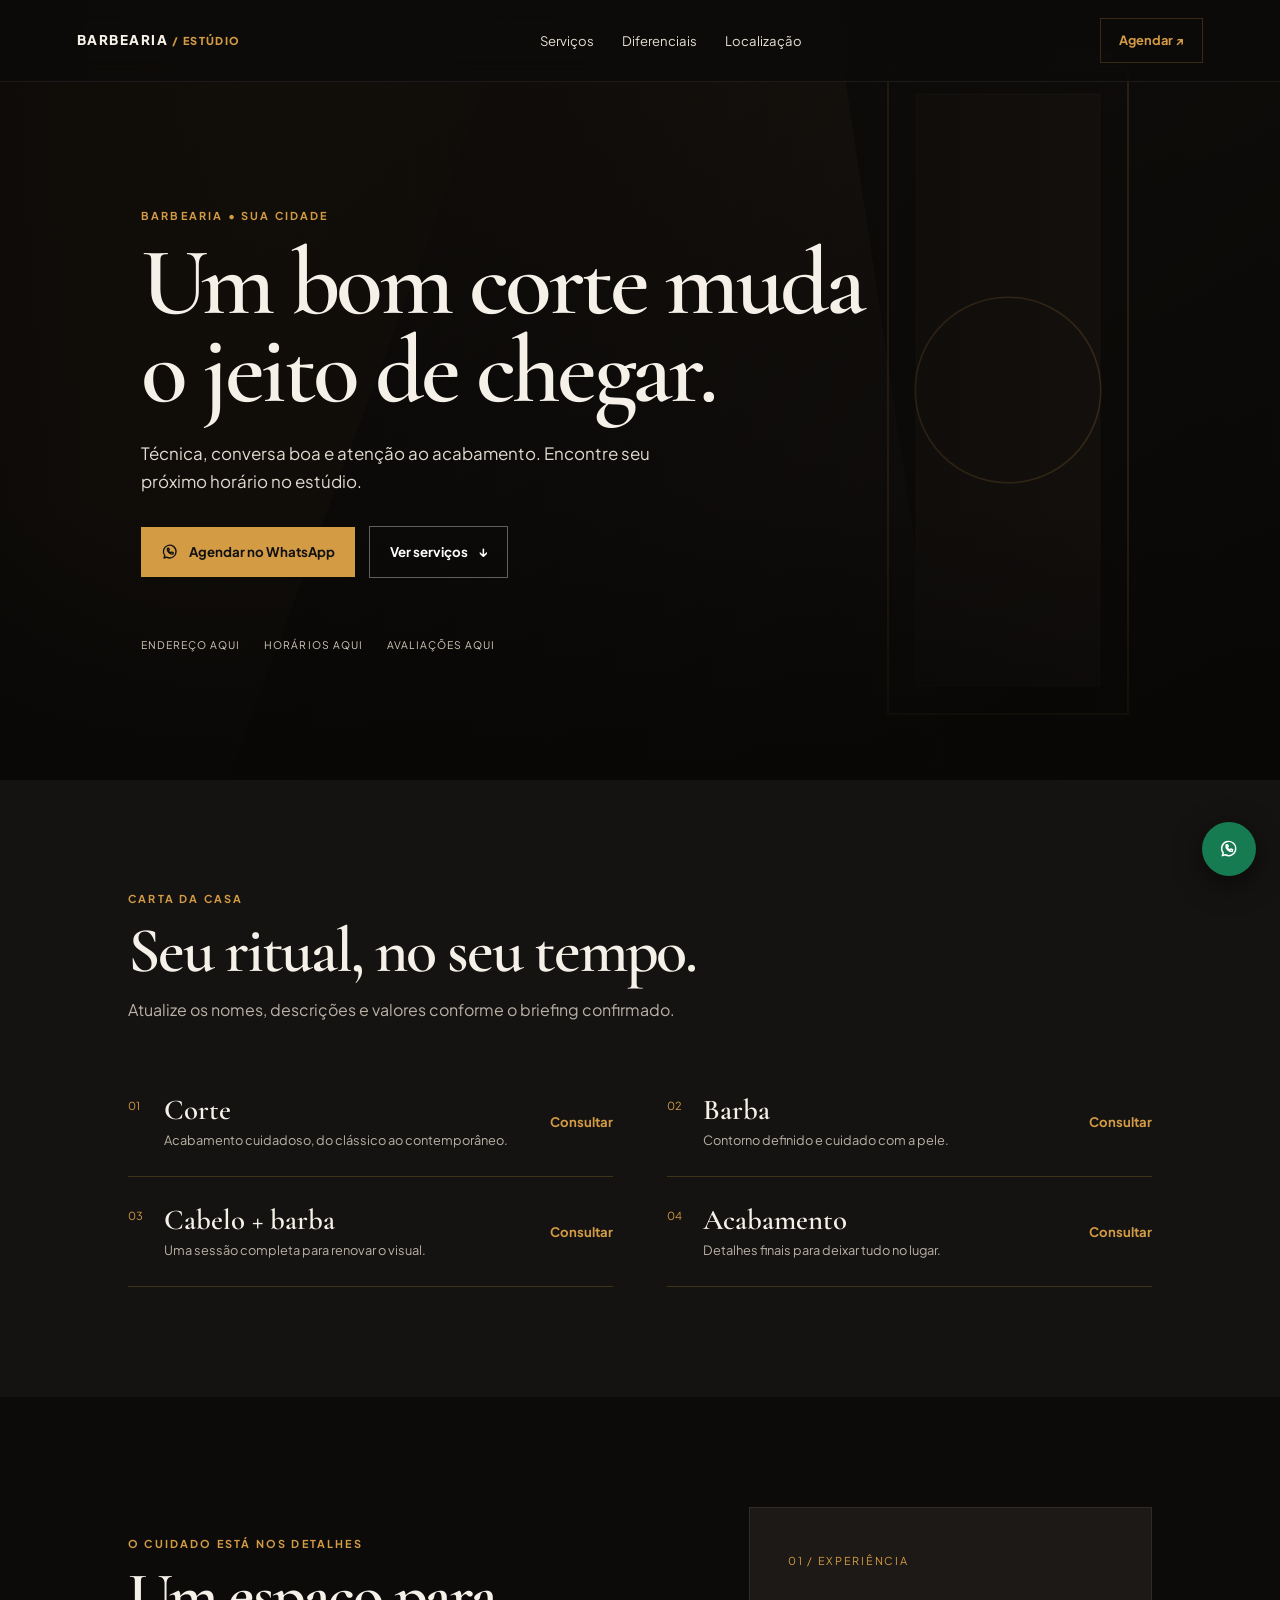
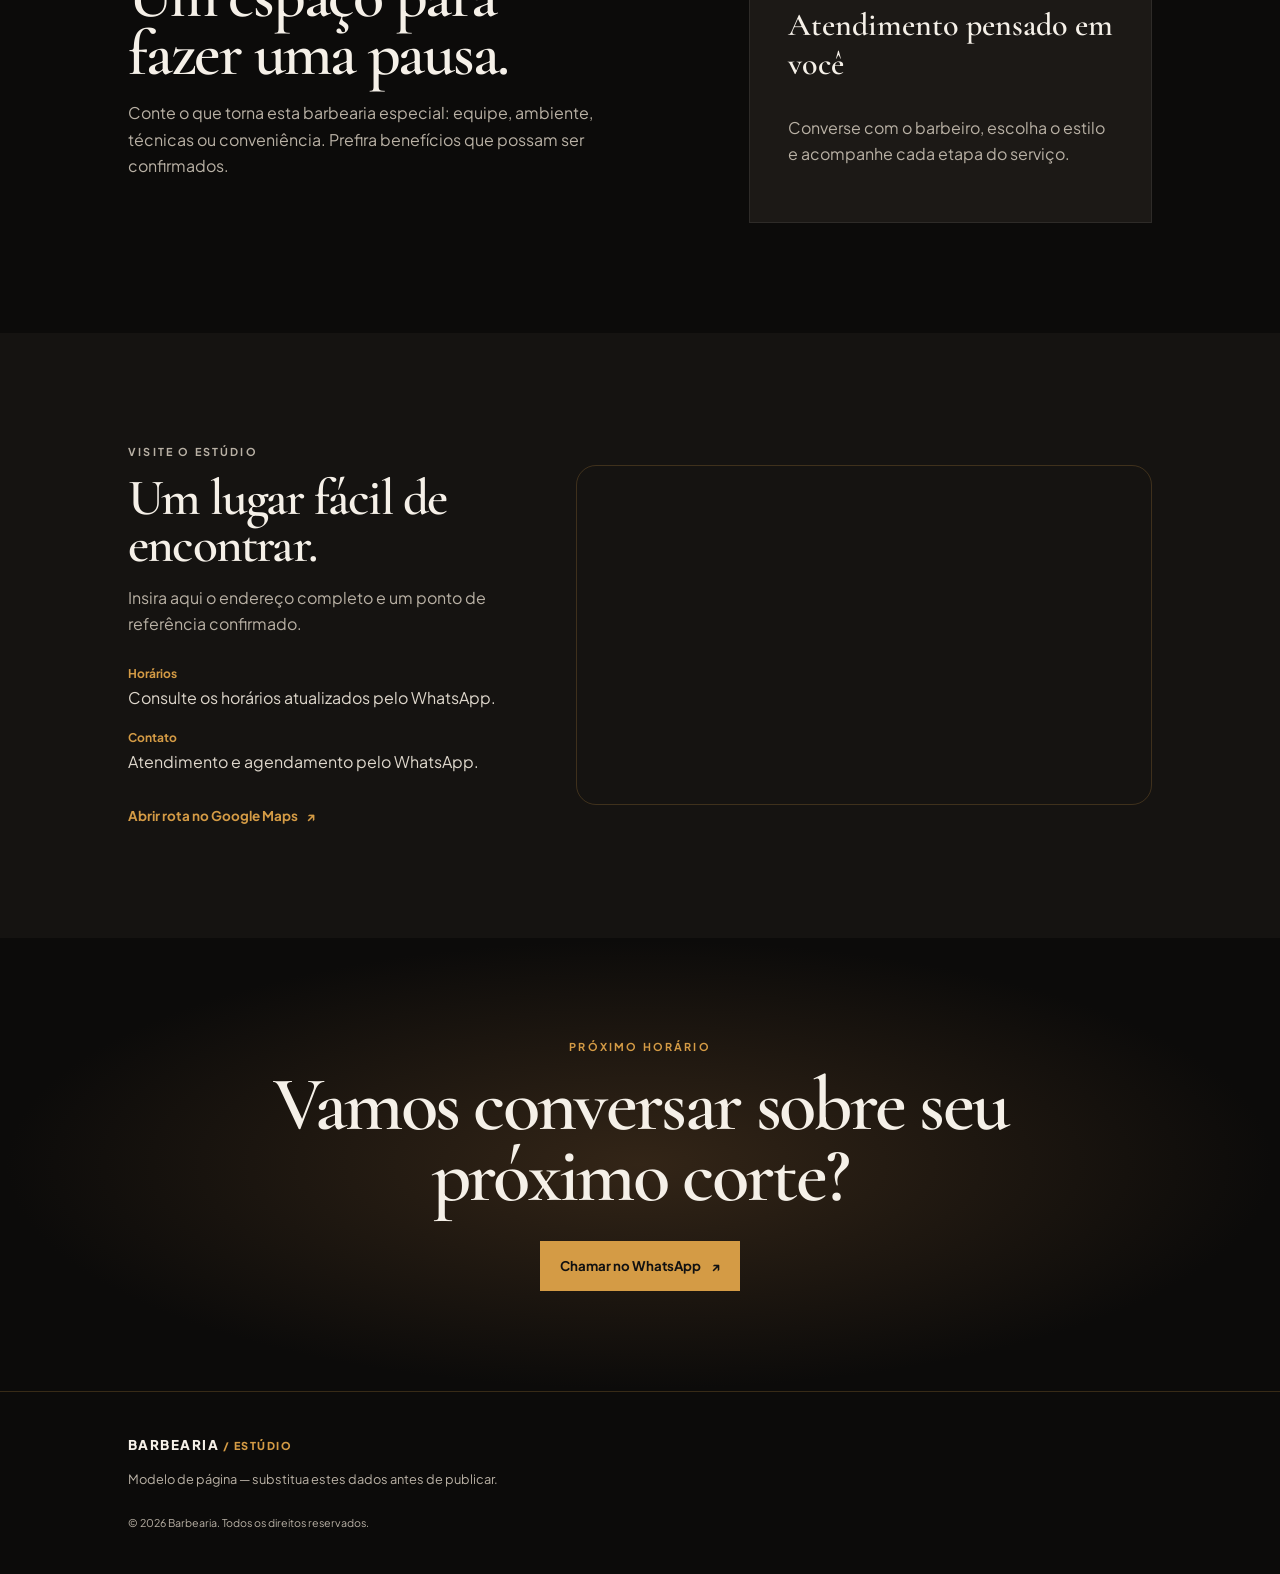
<file: templates/base/index.html>
<!doctype html>
<html lang="pt-BR">
<head>
  <meta charset="utf-8">
  <meta name="viewport" content="width=device-width, initial-scale=1">
  <meta name="description" content="Modelo de landing page para barbearias locais. Personalize as informações antes de publicar.">
  <meta name="theme-color" content="#0c0b0a">
  <title>Barbearia — modelo de página</title>
  <link rel="preconnect" href="https://fonts.googleapis.com">
  <link rel="preconnect" href="https://fonts.gstatic.com" crossorigin>
  <link href="https://fonts.googleapis.com/css2?family=Cormorant+Garamond:wght@500;600;700&family=Plus+Jakarta+Sans:wght@400;500;600;700&display=swap" rel="stylesheet">
  <link rel="stylesheet" href="styles.css">
  <script src="script.js" defer></script>
</head>
<body>
  <header class="site-header">
    <a class="brand" href="#inicio" aria-label="Barbearia modelo, início">BARBEARIA<span> / ESTÚDIO</span></a>
    <nav aria-label="Navegação principal"><a href="#servicos">Serviços</a><a href="#diferenciais">Diferenciais</a><a href="#localizacao">Localização</a></nav>
    <a class="header-cta" href="https://wa.me/5500000000000">Agendar <span aria-hidden="true">↗</span></a>
  </header>
  <main>
    <section class="hero" id="inicio">
      <div class="hero-shade"></div>
      <div class="hero-copy"><p class="eyebrow">BARBEARIA • SUA CIDADE</p><h1>Um bom corte muda o jeito de chegar.</h1><p class="lead">Técnica, conversa boa e atenção ao acabamento. Encontre seu próximo horário no estúdio.</p><div class="hero-actions"><a class="button button-primary" href="https://wa.me/5500000000000"><svg class="icon" width="18" height="18" viewBox="0 0 24 24" fill="none" aria-hidden="true"><path d="M20 11.5a8.4 8.4 0 0 1-12.4 7.4L4 20l1.1-3.4A8.4 8.4 0 1 1 20 11.5Z"/><path d="M9 9c.6 2.1 1.9 3.4 4 4l1.3-1 2 .9-.3 1.8c-4 .9-8.4-3.5-7.5-7.5l1.8-.3.9 2L10 10"/></svg> Agendar no WhatsApp</a><a class="button button-quiet" href="#servicos">Ver serviços <span aria-hidden="true">↓</span></a></div><div class="hero-facts"><span>ENDEREÇO AQUI</span><span>HORÁRIOS AQUI</span><span>AVALIAÇÕES AQUI</span></div></div>
    </section>
    <section class="section services" id="servicos"><div class="section-heading"><p class="eyebrow">CARTA DA CASA</p><h2>Seu ritual, no seu tempo.</h2><p>Atualize os nomes, descrições e valores conforme o briefing confirmado.</p></div><div class="service-menu"><article><div><span class="service-index">01</span><h3>Corte</h3><p>Acabamento cuidadoso, do clássico ao contemporâneo.</p></div><strong>Consultar</strong></article><article><div><span class="service-index">02</span><h3>Barba</h3><p>Contorno definido e cuidado com a pele.</p></div><strong>Consultar</strong></article><article><div><span class="service-index">03</span><h3>Cabelo + barba</h3><p>Uma sessão completa para renovar o visual.</p></div><strong>Consultar</strong></article><article><div><span class="service-index">04</span><h3>Acabamento</h3><p>Detalhes finais para deixar tudo no lugar.</p></div><strong>Consultar</strong></article></div></section>
    <section class="section differentiators" id="diferenciais"><div><p class="eyebrow">O CUIDADO ESTÁ NOS DETALHES</p><h2>Um espaço para fazer uma pausa.</h2><p>Conte o que torna esta barbearia especial: equipe, ambiente, técnicas ou conveniência. Prefira benefícios que possam ser confirmados.</p></div><div class="detail-card"><span>01 / EXPERIÊNCIA</span><h3>Atendimento pensado em você</h3><p>Converse com o barbeiro, escolha o estilo e acompanhe cada etapa do serviço.</p></div></section>
    <section class="section location" id="localizacao"><div class="location-copy"><p class="eyebrow">VISITE O ESTÚDIO</p><h2>Um lugar fácil de encontrar.</h2><p>Insira aqui o endereço completo e um ponto de referência confirmado.</p><dl><dt>Horários</dt><dd>Consulte os horários atualizados pelo WhatsApp.</dd><dt>Contato</dt><dd>Atendimento e agendamento pelo WhatsApp.</dd></dl><a class="text-link" href="https://www.google.com/maps/search/?api=1&query=barbearia" target="_blank" rel="noopener noreferrer">Abrir rota no Google Maps <span aria-hidden="true">↗</span></a></div><div class="map-frame"><iframe title="Mapa da localização da barbearia" src="https://maps.google.com/maps?q=barbearia&t=&z=15&ie=UTF8&iwloc=&output=embed" loading="lazy" referrerpolicy="no-referrer-when-downgrade"></iframe></div></section>
    <section class="final-cta"><p class="eyebrow">PRÓXIMO HORÁRIO</p><h2>Vamos conversar sobre seu próximo corte?</h2><a class="button button-primary" href="https://wa.me/5500000000000">Chamar no WhatsApp <span aria-hidden="true">↗</span></a></section>
  </main>
  <footer class="site-footer"><a class="brand" href="#inicio">BARBEARIA<span> / ESTÚDIO</span></a><p>Modelo de página — substitua estes dados antes de publicar.</p><small>© <span data-current-year></span> Barbearia. Todos os direitos reservados.</small></footer>
  <a class="whatsapp-float" href="https://wa.me/5500000000000" aria-label="Fale com a barbearia pelo WhatsApp"><svg width="20" height="20" viewBox="0 0 24 24" fill="none" aria-hidden="true"><path d="M20 11.5a8.4 8.4 0 0 1-12.4 7.4L4 20l1.1-3.4A8.4 8.4 0 1 1 20 11.5Z"/><path d="M9 9c.6 2.1 1.9 3.4 4 4l1.3-1 2 .9-.3 1.8c-4 .9-8.4-3.5-7.5-7.5l1.8-.3.9 2L10 10"/></svg></a>
</body>
</html>
</file>
<file: sites/avante-barbearia/styles.css>
:root{--bg:#f6f4ef;--surface:#ece8df;--card:#fff;--text:#14181f;--muted:#62645f;--accent:#114232;--copper:#c46d3b;--line:#ddd7ca;--display:"Syne","Space Grotesk",sans-serif;--body:"Inter",Arial,sans-serif}*{box-sizing:border-box}html{scroll-behavior:smooth;scroll-padding-top:90px}body{margin:0;background:var(--bg);color:var(--text);font:400 16px/1.65 var(--body)}a{color:inherit;text-decoration:none}.site-header{height:82px;padding:0 clamp(22px,6vw,96px);display:flex;align-items:center;justify-content:space-between;gap:32px;position:fixed;inset:0 0 auto;z-index:10;background:rgba(246,244,239,.84);backdrop-filter:blur(12px);border-bottom:1px solid rgba(20,24,31,.08)}.brand{font:800 .95rem var(--display);letter-spacing:.08em;white-space:nowrap}.brand span{color:var(--copper);font:600 .68rem var(--body);letter-spacing:.12em}.site-header nav{display:flex;align-items:center;justify-content:center;gap:28px}.site-header nav a{color:#343932;font-size:.82rem;transition:color .2s}.site-header nav a:hover,.text-link:hover{color:var(--copper)}.header-cta{padding:11px 18px;border:1px solid var(--accent);color:var(--accent);font-size:.8rem;font-weight:700}.hero{min-height:780px;padding:145px clamp(24px,9vw,140px) 72px;display:grid;grid-template-columns:1fr .88fr;align-items:center;gap:6vw}.hero-copy{max-width:670px}.eyebrow{margin:0 0 14px;color:var(--copper);font-size:.68rem;font-weight:700;letter-spacing:.2em;text-transform:uppercase}.hero h1,.section h2,.final-cta h2{font:700 clamp(3rem,6.2vw,6rem)/1 var(--display);letter-spacing:-.065em;margin:0 0 22px}.lead{max-width:560px;color:#505650;font-size:1.05rem}.rating{margin:24px 0;color:#4f544d;font-size:.88rem}.rating>span:first-child{color:#b56b36;letter-spacing:.12em}.rating strong{color:var(--text)}.hero-photo{min-height:520px;height:56vh;max-height:660px;background:url("assets/hero.jpg") center/cover no-repeat;border-radius:12px;box-shadow:16px 18px 0 var(--surface),0 30px 65px #161d181c}.hero-actions{display:flex;align-items:center;gap:14px;margin-top:25px}.button{display:inline-flex;align-items:center;justify-content:center;gap:10px;padding:14px 20px;font-size:.83rem;font-weight:700;transition:transform .2s,background .2s}.button:hover{transform:translateY(-2px)}.button-primary{background:var(--accent);color:#fff}.button-quiet{border:1px solid #bdb9ad;color:var(--text)}.icon{width:18px;height:18px;flex-shrink:0;stroke:currentColor;stroke-width:1.75;stroke-linecap:round;stroke-linejoin:round}.hero-facts{display:flex;gap:20px;flex-wrap:wrap;margin-top:48px;color:#6b6d66;font-size:.63rem;font-weight:700;letter-spacing:.08em}.section{padding:105px clamp(24px,9vw,140px)}.section-heading{max-width:620px;margin-bottom:42px}.section h2{font-size:clamp(2.6rem,5vw,4.5rem)}.section-heading>p:last-child,.location-copy>p{color:var(--muted)}.differentiators{background:var(--surface)}.benefit-grid{display:grid;grid-template-columns:repeat(3,1fr);gap:16px}.benefit{padding:26px;background:#ffffffad;border:1px solid #fff;border-radius:6px}.benefit-index,.card-number{color:var(--copper);font-size:.67rem;font-weight:700;letter-spacing:.11em}.benefit h3{font:700 1.25rem var(--display)}.benefit p,.service-card p{color:var(--muted);font-size:.88rem}.services{background:var(--bg)}.service-grid{display:grid;grid-template-columns:repeat(2,1fr);gap:16px}.service-card{position:relative;min-height:210px;padding:28px;background:var(--card);border:1px solid var(--line);box-shadow:0 10px 30px #29271f0a;transition:transform .2s,box-shadow .2s}.service-card:hover{transform:translateY(-4px);box-shadow:0 16px 36px #29271f16}.service-card h3{font:700 1.35rem var(--display);margin:22px 0 4px}.service-card p{margin:0 0 19px}.service-card>a{color:var(--accent);font-size:.8rem;font-weight:700}.service-card>a span{color:var(--copper)}.location{display:grid;grid-template-columns:.8fr 1.2fr;gap:64px;align-items:center;background:#f0eee8}.location h2{font-size:clamp(2.5rem,4vw,4rem)}.location dl{margin:24px 0}.location dt{color:var(--accent);font-size:.75rem;font-weight:700;margin-top:15px}.location dd{margin:2px 0;color:#434943}.text-link{display:inline-flex;gap:8px;color:var(--accent);font-weight:700;font-size:.84rem}.map-frame{height:340px;border-radius:20px;overflow:hidden;border:1px solid var(--line)}.map-frame iframe{width:100%;height:100%;border:0;filter:grayscale(.55) sepia(.12) brightness(.98)}.final-cta{text-align:center;padding:100px 24px;background:#e9e5db}.final-cta h2{max-width:780px;margin:0 auto 28px;font-size:clamp(2.8rem,5.7vw,5rem)}.site-footer{padding:42px clamp(24px,9vw,140px);border-top:1px solid var(--line);color:var(--muted);font-size:.8rem}.site-footer .brand{color:var(--text)}.footer-links{display:flex;gap:20px}.site-footer small{display:block;margin-top:22px}.whatsapp-float{position:fixed;right:24px;bottom:24px;width:54px;height:54px;border-radius:50%;display:grid;place-items:center;background:var(--accent);color:#fff;box-shadow:0 8px 28px #0002;z-index:9}.whatsapp-float svg{width:20px;height:20px;flex-shrink:0;stroke:currentColor;stroke-width:1.75;stroke-linecap:round;stroke-linejoin:round}:focus-visible{outline:3px solid var(--copper);outline-offset:4px}@media(max-width:850px){.site-header{height:72px;padding:0 20px;gap:14px}.site-header nav{gap:14px}.site-header nav a{font-size:.73rem}.header-cta{padding:9px 11px}.brand{font-size:.78rem}.hero{min-height:auto;padding:130px 28px 68px;grid-template-columns:1fr;gap:34px}.hero-photo{height:440px;min-height:0}.section{padding:78px 26px}.location{grid-template-columns:1fr;gap:34px}.map-frame{height:320px}}@media(max-width:560px){.site-header{gap:8px}.site-header nav{gap:9px}.site-header nav a{font-size:.65rem}.header-cta{font-size:.7rem;padding:8px}.hero h1{font-size:3.2rem}.hero-actions{align-items:flex-start;flex-direction:column}.hero-photo{height:360px}.benefit-grid,.service-grid{grid-template-columns:1fr}.whatsapp-float{right:16px;bottom:16px}}

/* Shared mobile overflow and sticky-header safeguards. */
html{overflow-x:clip}
section[id]{scroll-margin-top:88px}
h1,h2,h3,p{overflow-wrap:break-word}
.footer-links{display:flex;flex-wrap:wrap;gap:18px}
.header-cta{white-space:nowrap;flex-shrink:0}
@media(max-width:767px){
 .site-header{gap:12px;min-width:0}
 .site-header nav{display:none}
 .brand{min-width:0;font-size:clamp(.72rem,3.2vw,.9rem);overflow-wrap:break-word}
 .brand span{font-size:.68em}
 .header-cta{white-space:nowrap;flex-shrink:0}
}
</file>
<file: sites/brave-barbearia/styles.css>
:root{--bg:#0c0b0a;--surface:#151311;--card:#1c1916;--text:#f5f0e8;--muted:#b9b1a5;--accent:#d49b45;--line:rgba(212,155,69,.22);--display:"Cormorant Garamond",Georgia,serif;--body:"Plus Jakarta Sans",Arial,sans-serif}*{box-sizing:border-box}html{scroll-behavior:smooth;scroll-padding-top:92px}body{margin:0;background:var(--bg);color:var(--text);font:400 16px/1.65 var(--body)}a{color:inherit;text-decoration:none}.site-header{height:82px;padding:0 clamp(22px,6vw,96px);display:flex;align-items:center;justify-content:space-between;gap:32px;position:fixed;inset:0 0 auto;z-index:10;background:rgba(12,11,10,.76);backdrop-filter:blur(12px);border-bottom:1px solid #ffffff12}.brand{font-weight:800;letter-spacing:.11em;font-size:.84rem;white-space:nowrap}.brand span{color:var(--accent);font-size:.68rem}.site-header nav{display:flex;align-items:center;justify-content:center;gap:28px}.site-header nav a{color:#e6dfd3;font-size:.82rem}.header-cta{padding:11px 18px;border:1px solid var(--line);color:var(--accent);font-size:.8rem;font-weight:700}.hero{min-height:780px;position:relative;display:flex;align-items:center;padding:150px clamp(24px,11vw,170px) 70px;background:#17120d url("assets/hero.jpg") center/cover no-repeat}.hero-shade{position:absolute;inset:0;background:linear-gradient(90deg,#080706f0 0%,#080706bf 42%,#0807062e 100%),linear-gradient(0deg,#080706d1,transparent 35%)}.hero-copy{position:relative;z-index:1;max-width:760px}.eyebrow{margin:0 0 14px;color:var(--accent);font-size:.68rem;font-weight:700;letter-spacing:.2em;text-transform:uppercase}.hero h1,.section h2,.final-cta h2{font:600 clamp(3.4rem,7.5vw,7rem)/.92 var(--display);letter-spacing:-.035em;margin:0 0 24px}.lead{max-width:540px;color:#e0d9ce;font-size:1.06rem}.hero-actions{display:flex;align-items:center;gap:14px;margin-top:30px}.button{display:inline-flex;align-items:center;justify-content:center;gap:10px;padding:14px 20px;font-size:.83rem;font-weight:700}.button-primary{background:var(--accent);color:#111}.button-quiet{border:1px solid #ffffff59;color:#fff}.icon{width:18px;height:18px;flex-shrink:0;stroke:currentColor;stroke-width:1.75;stroke-linecap:round;stroke-linejoin:round}.hero-facts{display:flex;gap:24px;flex-wrap:wrap;margin-top:58px;color:#d5cabb;font-size:.65rem;letter-spacing:.1em}.section{padding:110px clamp(24px,10vw,150px)}.services{background:var(--surface)}.section-heading{max-width:590px;margin-bottom:44px}.section h2{font-size:clamp(2.7rem,5vw,4.8rem);margin-bottom:12px}.section-heading>p:last-child,.location-copy>p,.differentiators>div>p:last-child{color:var(--muted)}.service-menu{display:grid;grid-template-columns:1fr 1fr;gap:0 54px}.service-menu article{display:flex;align-items:center;justify-content:space-between;gap:18px;padding:25px 0;border-bottom:1px solid var(--line)}.service-menu article>div{position:relative;padding-left:36px}.service-index{position:absolute;left:0;top:5px;color:var(--accent);font-size:.69rem}.service-menu h3{margin:0;font:600 1.8rem var(--display)}.service-menu p{margin:3px 0 0;color:var(--muted);font-size:.8rem}.service-menu strong{color:var(--accent);font-size:.82rem;white-space:nowrap}.differentiators{display:grid;grid-template-columns:1.1fr .9fr;align-items:center;gap:10vw}.differentiators h2{max-width:590px}.detail-card{background:var(--card);border:1px solid #ffffff14;padding:38px}.detail-card>span{color:var(--accent);font-size:.68rem;letter-spacing:.16em}.detail-card h3{font:600 2rem var(--display)}.detail-card p{color:var(--muted)}.location{display:grid;grid-template-columns:.8fr 1.2fr;gap:64px;align-items:center;background:var(--surface)}.location h2{font-size:clamp(2.5rem,4vw,4rem)}.location dl{margin:26px 0}.location dt{color:var(--accent);font-size:.75rem;font-weight:700;margin-top:16px}.location dd{margin:2px 0;color:#ded7cc}.text-link{display:inline-flex;gap:8px;color:var(--accent);font-weight:700;font-size:.84rem}.map-frame{height:340px;border-radius:20px;overflow:hidden;border:1px solid var(--line)}.map-frame iframe{width:100%;height:100%;border:0;filter:grayscale(.8) sepia(.1) brightness(.84)}.final-cta{text-align:center;padding:100px 24px;background:radial-gradient(ellipse at center,#332517,var(--bg) 70%)}.final-cta h2{max-width:790px;margin:0 auto 30px;font-size:clamp(2.7rem,6vw,5.2rem)}.site-footer{padding:42px clamp(24px,10vw,150px);border-top:1px solid var(--line);color:var(--muted);font-size:.8rem}.site-footer .brand{color:var(--text)}.site-footer small{display:block;margin-top:24px}.whatsapp-float{position:fixed;right:24px;bottom:24px;width:54px;height:54px;border-radius:50%;display:grid;place-items:center;background:#167b51;color:#fff;box-shadow:0 8px 28px #0008;z-index:9}.whatsapp-float svg{width:20px;height:20px;flex-shrink:0;stroke:currentColor;stroke-width:1.75;stroke-linecap:round;stroke-linejoin:round}:focus-visible{outline:3px solid var(--accent);outline-offset:4px}@media(max-width:800px){.site-header{height:72px;padding:0 20px;gap:14px}.site-header nav{gap:14px}.site-header nav a{font-size:.73rem}.header-cta{padding:9px 11px}.brand{font-size:.72rem}.brand span{display:none}.hero{min-height:720px;padding:140px 28px 55px;background-position:58% center}.section{padding:78px 26px}.differentiators,.location{grid-template-columns:1fr;gap:34px}.map-frame{height:320px}}@media(max-width:520px){.site-header{gap:8px}.site-header nav{gap:10px}.site-header nav a{font-size:.66rem}.header-cta{font-size:.7rem;padding:8px}.hero h1{font-size:3.5rem}.hero-facts{gap:10px 18px}.service-menu{grid-template-columns:1fr}.hero-actions{align-items:flex-start;flex-direction:column}.whatsapp-float{right:16px;bottom:16px}}

/* Shared mobile overflow and sticky-header safeguards. */
html{overflow-x:clip}
section[id]{scroll-margin-top:88px}
h1,h2,h3,p{overflow-wrap:break-word}
.footer-links{display:flex;flex-wrap:wrap;gap:18px}
.header-cta{white-space:nowrap;flex-shrink:0}
@media(max-width:767px){
 .site-header{gap:12px;min-width:0}
 .site-header nav{display:none}
 .brand{min-width:0;font-size:clamp(.72rem,3.2vw,.9rem);overflow-wrap:break-word}
 .brand span{font-size:.68em}
 .header-cta{white-space:nowrap;flex-shrink:0}
}
</file>
<file: sites/legends-barber/styles.css>
:root{--bg:#0b0b0d;--surface:#141418;--card:#1b1b21;--text:#f4f0e8;--muted:#aaa6a0;--wine:#8b2635;--gold:#c9a45c;--line:rgba(201,164,92,.24);--display:"Bebas Neue","Oswald",Impact,sans-serif;--body:"DM Sans",Arial,sans-serif}*{box-sizing:border-box}html{scroll-behavior:smooth;scroll-padding-top:90px}body{margin:0;background:var(--bg);color:var(--text);font:400 16px/1.65 var(--body)}a{color:inherit;text-decoration:none}.site-header{height:82px;padding:0 clamp(22px,6vw,96px);display:flex;align-items:center;justify-content:space-between;gap:32px;position:fixed;inset:0 0 auto;z-index:10;background:rgba(11,11,13,.8);backdrop-filter:blur(12px);border-bottom:1px solid rgba(201,164,92,.13)}.brand{font:400 1.24rem var(--display);letter-spacing:.09em;white-space:nowrap}.brand span{color:var(--gold);font-size:.88rem}.site-header nav{display:flex;align-items:center;justify-content:center;gap:28px}.site-header nav a{color:#ded9d0;font-size:.82rem;transition:color .2s}.site-header nav a:hover,.text-link:hover{color:var(--gold)}.header-cta{padding:11px 18px;border:1px solid var(--gold);color:var(--gold);font-size:.8rem;font-weight:700}.hero{padding:132px clamp(22px,6vw,90px) 70px;min-height:850px;background:radial-gradient(ellipse at center,#1a1715,#0b0b0d 68%);display:grid;place-items:center}.hero-frame{width:min(1200px,100%);min-height:640px;display:grid;grid-template-columns:1fr .82fr;align-items:center;gap:6vw;padding:clamp(30px,6vw,86px);border:1px solid rgba(201,164,92,.55);position:relative}.hero-frame:before,.hero-frame:after{content:"";position:absolute;width:38px;height:38px;border-color:var(--wine);border-style:solid}.hero-frame:before{top:-1px;left:-1px;border-width:2px 0 0 2px}.hero-frame:after{right:-1px;bottom:-1px;border-width:0 2px 2px 0}.hero-copy{max-width:640px}.eyebrow{margin:0 0 14px;color:var(--gold);font-size:.68rem;font-weight:700;letter-spacing:.2em;text-transform:uppercase}.hero h1,.section h2,.final-cta h2{font:400 clamp(3.8rem,7vw,7rem)/.88 var(--display);letter-spacing:.015em;margin:0 0 24px;text-transform:uppercase}.lead{max-width:520px;color:#cbc4ba;font-size:1.03rem}.hero-photo{height:440px;background:url("assets/hero.jpg") center/cover no-repeat;border:1px solid rgba(201,164,92,.55);box-shadow:16px 16px 0 rgba(139,38,53,.35)}.hero-actions{display:flex;align-items:center;gap:14px;margin-top:30px}.button{display:inline-flex;align-items:center;justify-content:center;gap:10px;padding:14px 20px;font-size:.83rem;font-weight:700;transition:transform .2s,background .2s}.button:hover{transform:translateY(-2px)}.button-primary{background:var(--wine);color:#fff}.button-quiet{border:1px solid rgba(201,164,92,.5);color:var(--gold)}.icon{width:18px;height:18px;flex-shrink:0;stroke:currentColor;stroke-width:1.75;stroke-linecap:round;stroke-linejoin:round}.hero-facts{display:flex;gap:20px;flex-wrap:wrap;margin-top:42px;color:#d4c9b4;font-size:.63rem;letter-spacing:.08em}.section{padding:108px clamp(24px,9vw,140px)}.section-heading{max-width:680px;margin-bottom:44px}.section h2{font-size:clamp(3.2rem,5.5vw,5.4rem)}.section-heading>p:last-child,.location-copy>p{color:var(--muted)}.differentiators{display:grid;grid-template-columns:1fr .72fr;align-items:center;gap:9vw;background:var(--surface)}.club-note{padding:40px;border:1px solid var(--line);background:linear-gradient(145deg,#201c1d,#141418)}.club-note span{color:var(--gold);font-size:.68rem;letter-spacing:.16em}.club-note p{font:400 2rem/1.2 var(--display);text-transform:uppercase}.services{background:var(--bg)}.service-grid{display:grid;grid-template-columns:repeat(2,1fr);gap:16px}.service-card{position:relative;min-height:230px;padding:30px;background:var(--card);border:1px solid rgba(255,255,255,.07);border-top:2px solid transparent;transition:transform .22s,border-color .22s,background .22s}.service-card:hover{transform:translateY(-4px);border-top-color:var(--gold);background:#212027}.card-number{color:var(--gold);font-size:.68rem;letter-spacing:.15em}.service-card h3{font:400 2rem var(--display);text-transform:uppercase;margin:22px 0 4px}.service-card p{color:var(--muted);font-size:.88rem;margin:0 0 22px}.service-card>a{color:var(--gold);font-size:.8rem;font-weight:700}.location{display:grid;grid-template-columns:.8fr 1.2fr;gap:64px;align-items:center;background:var(--surface)}.location h2{font-size:clamp(3rem,5vw,4.8rem)}.location dl{margin:24px 0}.location dt{color:var(--gold);font-size:.75rem;font-weight:700;margin-top:15px}.location dd{margin:2px 0;color:#ded8ce}.text-link{display:inline-flex;gap:8px;color:var(--gold);font-weight:700;font-size:.84rem}.map-frame{height:340px;border-radius:20px;overflow:hidden;border:1px solid var(--line)}.map-frame iframe{width:100%;height:100%;border:0;filter:grayscale(.9) sepia(.18) brightness(.76)}.final-cta{text-align:center;padding:100px 24px;background:radial-gradient(ellipse at center,#28161a,var(--bg) 70%)}.final-cta h2{max-width:860px;margin:0 auto 30px;font-size:clamp(3rem,6vw,5.8rem)}.site-footer{padding:42px clamp(24px,9vw,140px);border-top:1px solid var(--line);color:var(--muted);font-size:.8rem}.site-footer .brand{color:var(--text)}.footer-links{display:flex;gap:20px}.site-footer small{display:block;margin-top:22px}.whatsapp-float{position:fixed;right:24px;bottom:24px;width:54px;height:54px;border-radius:50%;display:grid;place-items:center;background:#167b51;color:#fff;box-shadow:0 8px 28px #0009;z-index:9}.whatsapp-float svg{width:20px;height:20px;flex-shrink:0;stroke:currentColor;stroke-width:1.75;stroke-linecap:round;stroke-linejoin:round}:focus-visible{outline:3px solid var(--gold);outline-offset:4px}@media(max-width:850px){.site-header{height:72px;padding:0 20px;gap:14px}.site-header nav{gap:14px}.site-header nav a{font-size:.73rem}.header-cta{padding:9px 11px}.brand{font-size:1rem}.hero{min-height:auto;padding:112px 20px 54px}.hero-frame{grid-template-columns:1fr;min-height:auto;padding:32px;gap:35px}.hero-photo{height:420px}.section{padding:78px 26px}.differentiators,.location{grid-template-columns:1fr;gap:34px}.map-frame{height:320px}}@media(max-width:560px){.site-header{gap:8px}.site-header nav{gap:9px}.site-header nav a{font-size:.65rem}.header-cta{font-size:.7rem;padding:8px}.hero-frame{padding:24px}.hero h1{font-size:4rem}.hero-actions{align-items:flex-start;flex-direction:column}.hero-photo{height:340px}.service-grid{grid-template-columns:1fr}.whatsapp-float{right:16px;bottom:16px}}

/* Shared mobile overflow and sticky-header safeguards. */
html{overflow-x:clip}
section[id]{scroll-margin-top:88px}
h1,h2,h3,p{overflow-wrap:break-word}
.footer-links{display:flex;flex-wrap:wrap;gap:18px}
.header-cta{white-space:nowrap;flex-shrink:0}
@media(max-width:767px){
 .site-header{gap:12px;min-width:0}
 .site-header nav{display:none}
 .brand{min-width:0;font-size:clamp(.72rem,3.2vw,.9rem);overflow-wrap:break-word}
 .brand span{font-size:.68em}
 .header-cta{white-space:nowrap;flex-shrink:0}
}
</file>
<file: templates/base/styles.css>
:root{--bg:#0c0b0a;--surface:#151311;--card:#1c1916;--text:#f5f0e8;--muted:#b9b1a5;--accent:#d49b45;--line:rgba(212,155,69,.22);--display:"Cormorant Garamond",Georgia,serif;--body:"Plus Jakarta Sans",Arial,sans-serif}*{box-sizing:border-box}html{scroll-behavior:smooth;scroll-padding-top:92px}body{margin:0;background:var(--bg);color:var(--text);font:400 16px/1.65 var(--body)}a{color:inherit;text-decoration:none}.site-header{height:82px;padding:0 clamp(22px,6vw,96px);display:flex;align-items:center;justify-content:space-between;gap:32px;position:fixed;inset:0 0 auto;z-index:10;background:rgba(12,11,10,.76);backdrop-filter:blur(12px);border-bottom:1px solid #ffffff12}.brand{font-weight:800;letter-spacing:.11em;font-size:.84rem;white-space:nowrap}.brand span{color:var(--accent);font-size:.68rem}.site-header nav{display:flex;align-items:center;justify-content:center;gap:28px}.site-header nav a{color:#e6dfd3;font-size:.82rem}.header-cta{padding:11px 18px;border:1px solid var(--line);color:var(--accent);font-size:.8rem;font-weight:700}.hero{min-height:780px;position:relative;display:flex;align-items:center;padding:150px clamp(24px,11vw,170px) 70px;background:#17120d url("assets/hero-placeholder.svg") center/cover no-repeat}.hero-shade{position:absolute;inset:0;background:linear-gradient(90deg,#080706f0 0%,#080706bf 42%,#0807062e 100%),linear-gradient(0deg,#080706d1,transparent 35%)}.hero-copy{position:relative;z-index:1;max-width:760px}.eyebrow{margin:0 0 14px;color:var(--accent);font-size:.68rem;font-weight:700;letter-spacing:.2em;text-transform:uppercase}.hero h1,.section h2,.final-cta h2{font:600 clamp(3.4rem,7.5vw,7rem)/.92 var(--display);letter-spacing:-.035em;margin:0 0 24px}.lead{max-width:540px;color:#e0d9ce;font-size:1.06rem}.hero-actions{display:flex;align-items:center;gap:14px;margin-top:30px}.button{display:inline-flex;align-items:center;justify-content:center;gap:10px;padding:14px 20px;font-size:.83rem;font-weight:700}.button-primary{background:var(--accent);color:#111}.button-quiet{border:1px solid #ffffff59;color:#fff}.icon{width:18px;height:18px;flex-shrink:0;stroke:currentColor;stroke-width:1.75;stroke-linecap:round;stroke-linejoin:round}.hero-facts{display:flex;gap:24px;flex-wrap:wrap;margin-top:58px;color:#d5cabb;font-size:.65rem;letter-spacing:.1em}.section{padding:110px clamp(24px,10vw,150px)}.services{background:var(--surface)}.section-heading{max-width:590px;margin-bottom:44px}.section h2{font-size:clamp(2.7rem,5vw,4.8rem);margin-bottom:12px}.section-heading>p:last-child,.location-copy>p,.differentiators>div>p:last-child{color:var(--muted)}.service-menu{display:grid;grid-template-columns:1fr 1fr;gap:0 54px}.service-menu article{display:flex;align-items:center;justify-content:space-between;gap:18px;padding:25px 0;border-bottom:1px solid var(--line)}.service-menu article>div{position:relative;padding-left:36px}.service-index{position:absolute;left:0;top:5px;color:var(--accent);font-size:.69rem}.service-menu h3{margin:0;font:600 1.8rem var(--display)}.service-menu p{margin:3px 0 0;color:var(--muted);font-size:.8rem}.service-menu strong{color:var(--accent);font-size:.82rem;white-space:nowrap}.differentiators{display:grid;grid-template-columns:1.1fr .9fr;align-items:center;gap:10vw}.differentiators h2{max-width:590px}.detail-card{background:var(--card);border:1px solid #ffffff14;padding:38px}.detail-card>span{color:var(--accent);font-size:.68rem;letter-spacing:.16em}.detail-card h3{font:600 2rem var(--display)}.detail-card p{color:var(--muted)}.location{display:grid;grid-template-columns:.8fr 1.2fr;gap:64px;align-items:center;background:var(--surface)}.location h2{font-size:clamp(2.5rem,4vw,4rem)}.location dl{margin:26px 0}.location dt{color:var(--accent);font-size:.75rem;font-weight:700;margin-top:16px}.location dd{margin:2px 0;color:#ded7cc}.text-link{display:inline-flex;gap:8px;color:var(--accent);font-weight:700;font-size:.84rem}.map-frame{height:340px;border-radius:20px;overflow:hidden;border:1px solid var(--line)}.map-frame iframe{width:100%;height:100%;border:0;filter:grayscale(.8) sepia(.1) brightness(.84)}.final-cta{text-align:center;padding:100px 24px;background:radial-gradient(ellipse at center,#332517,var(--bg) 70%)}.final-cta h2{max-width:790px;margin:0 auto 30px;font-size:clamp(2.7rem,6vw,5.2rem)}.site-footer{padding:42px clamp(24px,10vw,150px);border-top:1px solid var(--line);color:var(--muted);font-size:.8rem}.site-footer .brand{color:var(--text)}.site-footer small{display:block;margin-top:24px}.whatsapp-float{position:fixed;right:24px;bottom:24px;width:54px;height:54px;border-radius:50%;display:grid;place-items:center;background:#167b51;color:#fff;box-shadow:0 8px 28px #0008;z-index:9}.whatsapp-float svg{width:20px;height:20px;flex-shrink:0;stroke:currentColor;stroke-width:1.75;stroke-linecap:round;stroke-linejoin:round}:focus-visible{outline:3px solid var(--accent);outline-offset:4px}@media(max-width:800px){.site-header{height:72px;padding:0 20px;gap:14px}.site-header nav{gap:14px}.site-header nav a{font-size:.73rem}.header-cta{padding:9px 11px}.brand{font-size:.72rem}.brand span{display:none}.hero{min-height:720px;padding:140px 28px 55px;background-position:58% center}.section{padding:78px 26px}.differentiators,.location{grid-template-columns:1fr;gap:34px}.map-frame{height:320px}}@media(max-width:520px){.site-header{gap:8px}.site-header nav{gap:10px}.site-header nav a{font-size:.66rem}.header-cta{font-size:.7rem;padding:8px}.hero h1{font-size:3.5rem}.hero-facts{gap:10px 18px}.service-menu{grid-template-columns:1fr}.hero-actions{align-items:flex-start;flex-direction:column}.whatsapp-float{right:16px;bottom:16px}}

/* Shared mobile overflow and sticky-header safeguards. */
html{overflow-x:clip}
section[id]{scroll-margin-top:88px}
h1,h2,h3,p{overflow-wrap:break-word}
.footer-links{display:flex;flex-wrap:wrap;gap:18px}
.header-cta{white-space:nowrap;flex-shrink:0}
@media(max-width:767px){
 .site-header{gap:12px;min-width:0}
 .site-header nav{display:none}
 .brand{min-width:0;font-size:clamp(.72rem,3.2vw,.9rem);overflow-wrap:break-word}
 .brand span{font-size:.68em}
 .header-cta{white-space:nowrap;flex-shrink:0}
}
</file>
